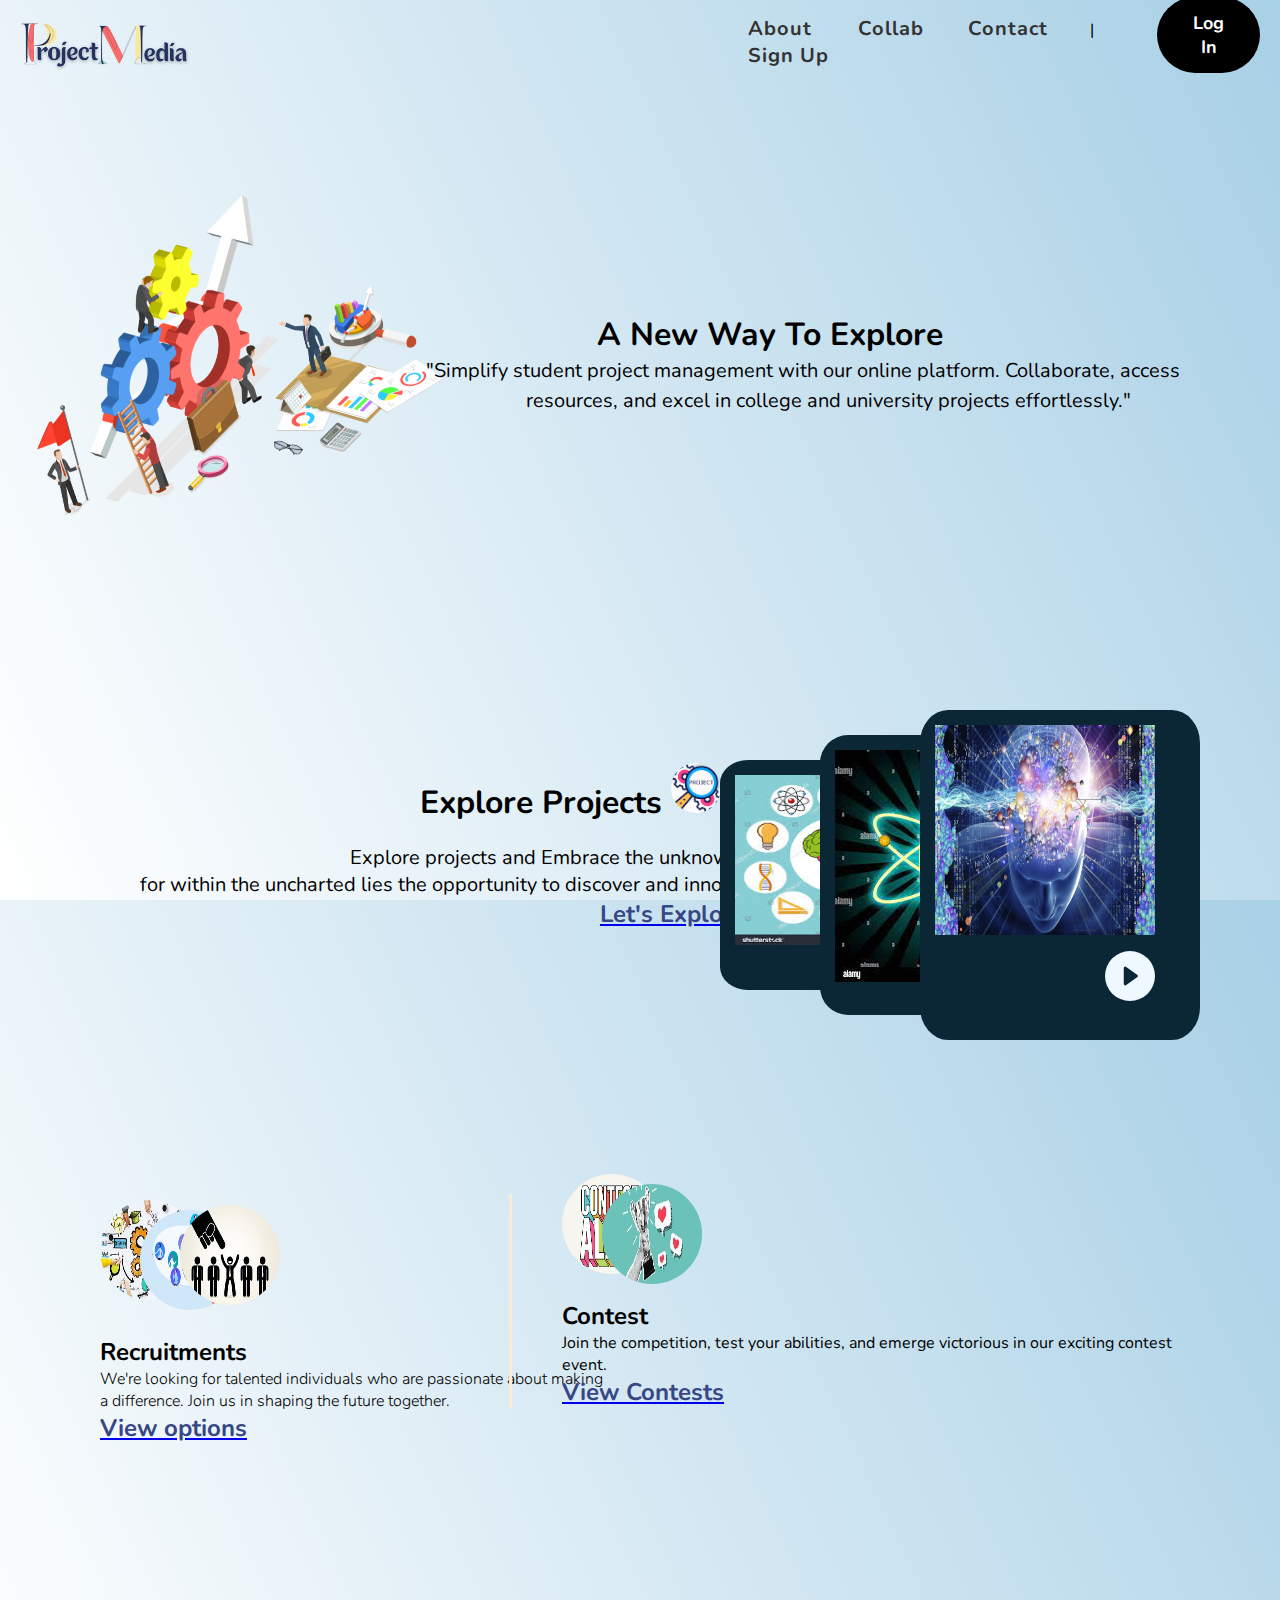
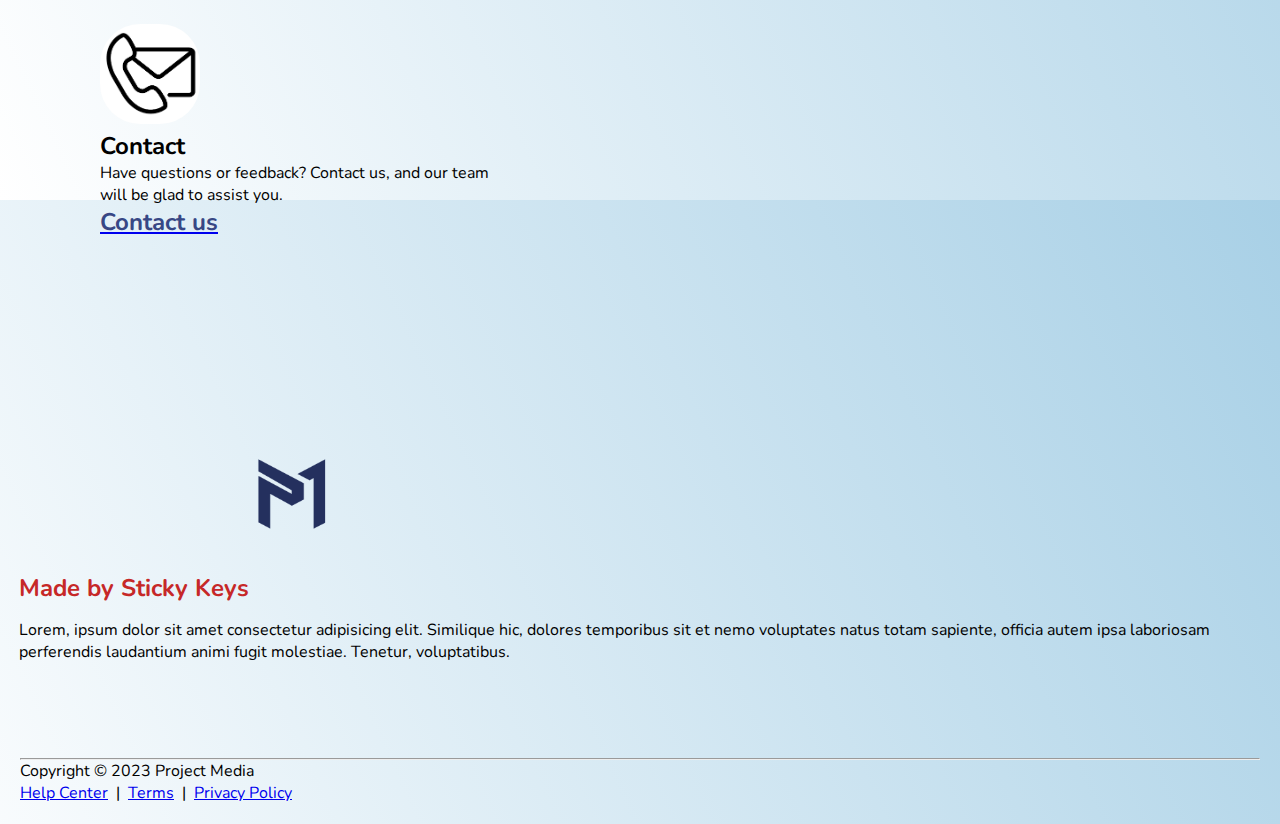
<file: index.html>
<!DOCTYPE html>
<html lang="en">
<head>
    <meta charset="UTF-8">
    <meta http-equiv="X-UA-Compatible" content="IE=edge">
    <meta name="viewport" content="width=device-width, initial-scale=1.0">
    <title>PROJECT MEDIA </title>
    <link href="style.css" rel="stylesheet">
    <link rel="preconnect" href="https://fonts.googleapis.com">
<link rel="preconnect" href="https://fonts.gstatic.com" crossorigin>
<link href="https://fonts.googleapis.com/css2?family=Montserrat:wght@300;400;900&family=Nunito&family=Ubuntu&display=swap" rel="stylesheet">
<link rel="stylesheet" href="https://stackpath.bootstrapcdn.com/bootstrap/4.1.1/css/bootstrap.min.css" integrity="sha384-WskhaSGFgHYWDcbwN70/dfYBj47jz9qbsMId/iRN3ewGhXQFZCSftd1LZCfmhktB"
    crossorigin="anonymous">
</head>
<body>
   
    <div class="main-container">
        <div class="topbar">
            <div class="prev-next-buttons">
               
            </div>
            <div class="navbar">
                <img src="logo.png"  class="logo"alt="logo">
                <ul>
                    <li>
                        <a href='#'>About</a>
                    </li>
                    <li>
                        <a href='collab.html'>Collab</a>
                    </li>
                    <li>
                        <a href='contact (2).html'>Contact</a>
                    </li>
                    <li class="divider">|</li>
                    <li>
                        <a href='signUp.php'>Sign Up</a>
                    </li>
                    <!-- <li>
                        <a href='login2.html'>Login</a>
                    </li> -->
                </ul>
                <button type="button" onclick="window.location.href='login.php'">Log In</button>
                
            </div>
        </div>
        <div class="main">
            <div class="tilted-image-container">
                <img src="project-background.png" alt="Tilted Image" class="tilted-image">
            </div>
            <div class="head">
                <h1>&nbsp;&nbsp;&nbsp; &nbsp;&nbsp;&nbsp;&nbsp;&nbsp;&nbsp;&nbsp;&nbsp; &nbsp;&nbsp;&nbsp;&nbsp;&nbsp;
                A New Way To Explore</h1>
                <p>"Simplify student project management with our online platform. Collaborate, access  <br> &nbsp; &nbsp;&nbsp;&nbsp;&nbsp;&nbsp;&nbsp;&nbsp;&nbsp;&nbsp;&nbsp;&nbsp; &nbsp;&nbsp;&nbsp;&nbsp;&nbsp;
                resources, and excel in college and university projects effortlessly."</p>
                
            </div> 
            <div class="project">
                <div>
                   <h1 style="margin-left:90px">Explore Projects
                       <img src="project_icon.jpeg" style="width:50px;height:50px; border-radius:50% ;">
                   </h1>
                  
                   <p style="font-size: 20px;">&nbsp;&nbsp;&nbsp; &nbsp;&nbsp;&nbsp;&nbsp;&nbsp;&nbsp;&nbsp;&nbsp;&nbsp; &nbsp;&nbsp;&nbsp;&nbsp;&nbsp;&nbsp;&nbsp;&nbsp;&nbsp; &nbsp;&nbsp;&nbsp;&nbsp;&nbsp;&nbsp;&nbsp;&nbsp;&nbsp; &nbsp;&nbsp;&nbsp;&nbsp;&nbsp;&nbsp;&nbsp;&nbsp;&nbsp; &nbsp;&nbsp;&nbsp;&nbsp;&nbsp;&nbsp;Explore projects and Embrace the unknown, <br>&nbsp;&nbsp;&nbsp; &nbsp;&nbsp;&nbsp;&nbsp;for within the uncharted lies the opportunity to discover and innovate.<br> </p>  
                   <!-- <a href="link or project page"><p class="link" style="color:#374785; font-size: 24px; font-weight: bold;">Let's Explore</p></a> -->
                   <span><a href="link or project page"><p style="color:#374785; font-size: 24px; font-weight: bold; margin-left:500px;">Let's Explore</p></a></span>
               </div>
                
                <div id="animation">
                   <div class="a1">
                       <img src="img2.jpeg" width="210px" height='170px'>
                   </div>
                   <div class="a2">
                       <img src="img1.jpeg" >
                   </div>
                   <div class="a3">
                       <img src="img3.jpeg"width="220px" height='210px'>
                       <svg style="margin:10px 170px; color:aliceblue;" xmlns="http://www.w3.org/2000/svg" width="50" height="50" fill="currentColor" class="bi bi-play-circle-fill" viewBox="0 0 16 16">
                           <path d="M16 8A8 8 0 1 1 0 8a8 8 0 0 1 16 0zM6.79 5.093A.5.5 0 0 0 6 5.5v5a.5.5 0 0 0 .79.407l3.5-2.5a.5.5 0 0 0 0-.814l-3.5-2.5z"/>
                         </svg>
                   </div>
                   
                 </div>
               </div>
        </div>
            

        
    <div>
     
        <div class="reccon">
            <div class="recruitment">
            <div id="recimg">
                <div ><img src="rec2.jpeg" class="rec1">
                </div>
                <div ><img src="rec1.png" class="rec2"></div>
                <div ><img src="rec3.jpeg" class="rec3"></div>
                
            </div>
            
            <div id='recinfo'>
                <h2>Recruitments</h2>
                <p>We're looking for talented individuals who are passionate about making <br> a difference. Join us in shaping the future together.</p>
                <a href="recruiters.html"><p class="link2" style="color:#374785; font-size: 24px; font-weight: bold;">View options</p></a>
            </div>
            </div>
    
            <div class="contest">
                <div class="conimg">
                    <div ><img src="con1.png" class="rec1"></div>
                    <div ><img src="con2.jpeg" class="rec2"></div>
                </div>
                <h2>Contest</h2>
                <p>Join the competition, test your abilities, and emerge  victorious in our exciting contest <br> event.</p>
                <a href="contest.html"><p class="link2" style="color:#374785; font-size: 24px; font-weight: bold">View Contests</p></a>
            </div>
            <div class="contact">
                <div ><img src="contact.png" style="border-radius: 40%;" height="100px" width="100px" style="translate: 10px -45px"></div>
                <h2 >Contact </h2>
                <p >Have questions or feedback? Contact us, and our team will be glad to assist you.</p>
                
                <a href="contact.html"><p class="link3" style="color:#374785; font-size: 24px; font-weight: bold; " >Contact us</p></a>
                
            </div>
            
        </div>
    </div>
        
   
    
    </div>
   <div class="container" style="position: relative; top: 1010px; left: -1px;">
        <div class="inner row">
            <div class="col-md-15 col-md-push-1">
                <div class="content text-center">
                    <div class="feature-icon-base no-badge" style="transform: scale(0.7);">
                        <div class="icon red love-icon">
                            <div class="circle">
                                    <div class="custom-icon">
                                        <img src="Initials Logo.png" alt="San Francisco" height="20%" width="20%" style="margin-top: -140px; border-radius: 10%; ">
                                    </div>
                            </div>
                        </div>
                    </div>
                    <h2 style="color: rgb(198, 40, 40); translate: 0 -30px;" >
                        <span>Made by Sticky Keys</span>
                    </h2>
                    <p style="translate:0 -15px"><span>Lorem, ipsum dolor sit amet consectetur adipisicing elit. Similique hic, dolores temporibus sit et nemo voluptates natus totam sapiente, officia autem ipsa laboriosam perferendis laudantium animi fugit molestiae. Tenetur, voluptatibus.

                    </span></p>
                    
                </div>
            </div>
               
           
        </div>
    </div>
    <footer class="site-footer" id="lc-footer" style="translate:0 1050px; padding: 20px;">
        <div class="container">
          <hr>
          <div class="row">
            <div class="col-sm-4 copyright">
              <span>Copyright © 2023 Project Media</span>
            </div>
            <div class="text-right col-sm-8 region-us">
              <div class="links">
                <a href="/support/">Help Center</a>
                &nbsp;|&nbsp;
                
                
                  
                <a href="/terms/">Terms</a>
                &nbsp;|&nbsp;
                <a href="/privacy/">Privacy<span class="hide-too-small">  Policy</span></a>
                <span class="region-base">
                    <span class="hidden-xs space">&nbsp; &nbsp; </span>
                    <br class="visible-xs newline">
                    
                </span>
              </div>
            </div>
          </div>
        </div>
      </footer>
    
</body>
<script src="https://code.jquery.com/jquery-3.3.1.slim.min.js" integrity="sha384-q8i/X+965DzO0rT7abK41JStQIAqVgRVzpbzo5smXKp4YfRvH+8abtTE1Pi6jizo"
      crossorigin="anonymous"></script>
    <script src="https://cdnjs.cloudflare.com/ajax/libs/popper.js/1.14.3/umd/popper.min.js" integrity="sha384-ZMP7rVo3mIykV+2+9J3UJ46jBk0WLaUAdn689aCwoqbBJiSnjAK/l8WvCWPIPm49"
      crossorigin="anonymous"></script>
    <script src="https://stackpath.bootstrapcdn.com/bootstrap/4.1.1/js/bootstrap.min.js" integrity="sha384-smHYKdLADwkXOn1EmN1qk/HfnUcbVRZyYmZ4qpPea6sjB/pTJ0euyQp0Mk8ck+5T"
      crossorigin="anonymous"></script>
      <script src="https://cdn.jsdelivr.net/npm/bootstrap@5.3.2/dist/js/bootstrap.bundle.min.js" integrity="sha384-C6RzsynM9kWDrMNeT87bh95OGNyZPhcTNXj1NW7RuBCsyN/o0jlpcV8Qyq46cDfL" crossorigin="anonymous"></script>
</html>
</file>
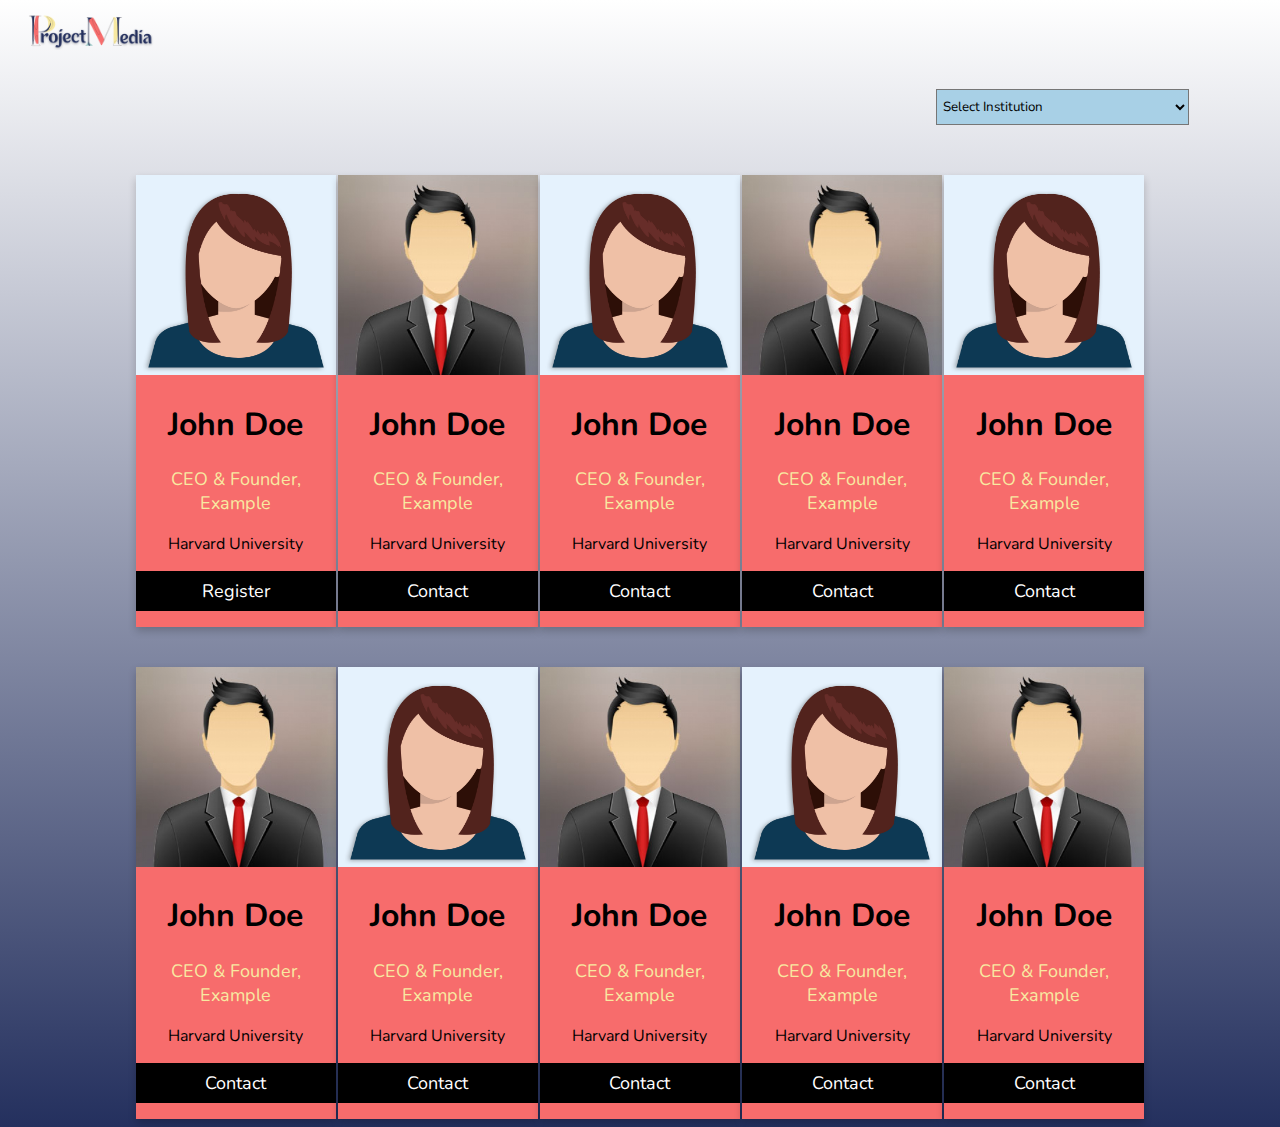
<file: collab.html>
<!DOCTYPE html>
<html lang="en">
<head>
    <meta charset="UTF-8">
    <meta name="viewport" content="width=device-width, initial-scale=1.0">
    <title>ProjectMedia</title>
  <link rel="preconnect" href="https://fonts.googleapis.com">
  <link rel="preconnect" href="https://fonts.gstatic.com" crossorigin>
  <link href="https://fonts.googleapis.com/css2?family=Montserrat:wght@300;400;900&family=Nunito&family=Ubuntu&display=swap" rel="stylesheet">
    <link  rel="stylesheet" href="styles.css" >
</head>
<body>
  <div class="header">
    <span >
        <img class="logo" src="logo.png" alt="logo">
    </span>
    <label for="university"></label>
    <select name="university" id="university">
      <option value="null">Select Institution</option>
      <option value="gla">GLA University</option>
      <option value="gl-bajaj">G.L. Bajaj</option>
    </select>
    </div>
      <section>
        <div class="container">
          <div class="photo-grid">
            <div class="card">
              <img src="w.png" alt="John" style="width:100%">
              <h1>John Doe</h1>
              <p class="title">CEO & Founder, Example</p>
              <p>Harvard University</p>
          
              <p><button><a href="form.html" target="blank">Register</a></button></p>
      </div>
            <div class="card">
                <img src="photo.jpg" alt="John" style="width:100%">
                <h1>John Doe</h1>
                <p class="title">CEO & Founder, Example</p>
                <p>Harvard University</p>
               
                <p><button>Contact</button></p>
              </div>
            <div class="card">
                <img src="w.png" alt="John" style="width:100%">
                <h1>John Doe</h1>
                <p class="title">CEO & Founder, Example</p>
                <p>Harvard University</p>
                
                <p><button>Contact</button></p>
        </div>
        <div class="card">
          <img src="photo.jpg" alt="John" style="width:100%">
          <h1>John Doe</h1>
          <p class="title">CEO & Founder, Example</p>
          <p>Harvard University</p>
          
          <p><button>Contact</button></p>
        </div>
        <div class="card">
          <img src="w.png" alt="John" style="width:100%">
          <h1>John Doe</h1>
          <p class="title">CEO & Founder, Example</p>
          <p>Harvard University</p>
         
          <p><button>Contact</button></p>
        </div>
        <div class="card">
          <img src="photo.jpg" alt="John" style="width:100%">
          <h1>John Doe</h1>
          <p class="title">CEO & Founder, Example</p>
          <p>Harvard University</p>
         
          <p><button>Contact</button></p>
        </div>
        <div class="card">
          <img src="w.png" alt="John" style="width:100%">
          <h1>John Doe</h1>
          <p class="title">CEO & Founder, Example</p>
          <p>Harvard University</p>
         
          <p><button>Contact</button></p>
        </div>
        <div class="card">
          <img src="photo.jpg" alt="John" style="width:100%">
          <h1>John Doe</h1>
          <p class="title">CEO & Founder, Example</p>
          <p>Harvard University</p>
          
          <p><button>Contact</button></p>
        </div>
        <div class="card">
          <img src="w.png" alt="John" style="width:100%">
          <h1>John Doe</h1>
          <p class="title">CEO & Founder, Example</p>
          <p>Harvard University</p>
          
          <p><button>Contact</button></p>
        </div>
        <div class="card">
          <img src="photo.jpg" alt="John" style="width:100%">
          <h1>John Doe</h1>
          <p class="title">CEO & Founder, Example</p>
          <p>Harvard University</p>
          
          <p><button>Contact</button></p>
        </div>

      </div>

        </div>
    </section>
</body>
</html>
</file>
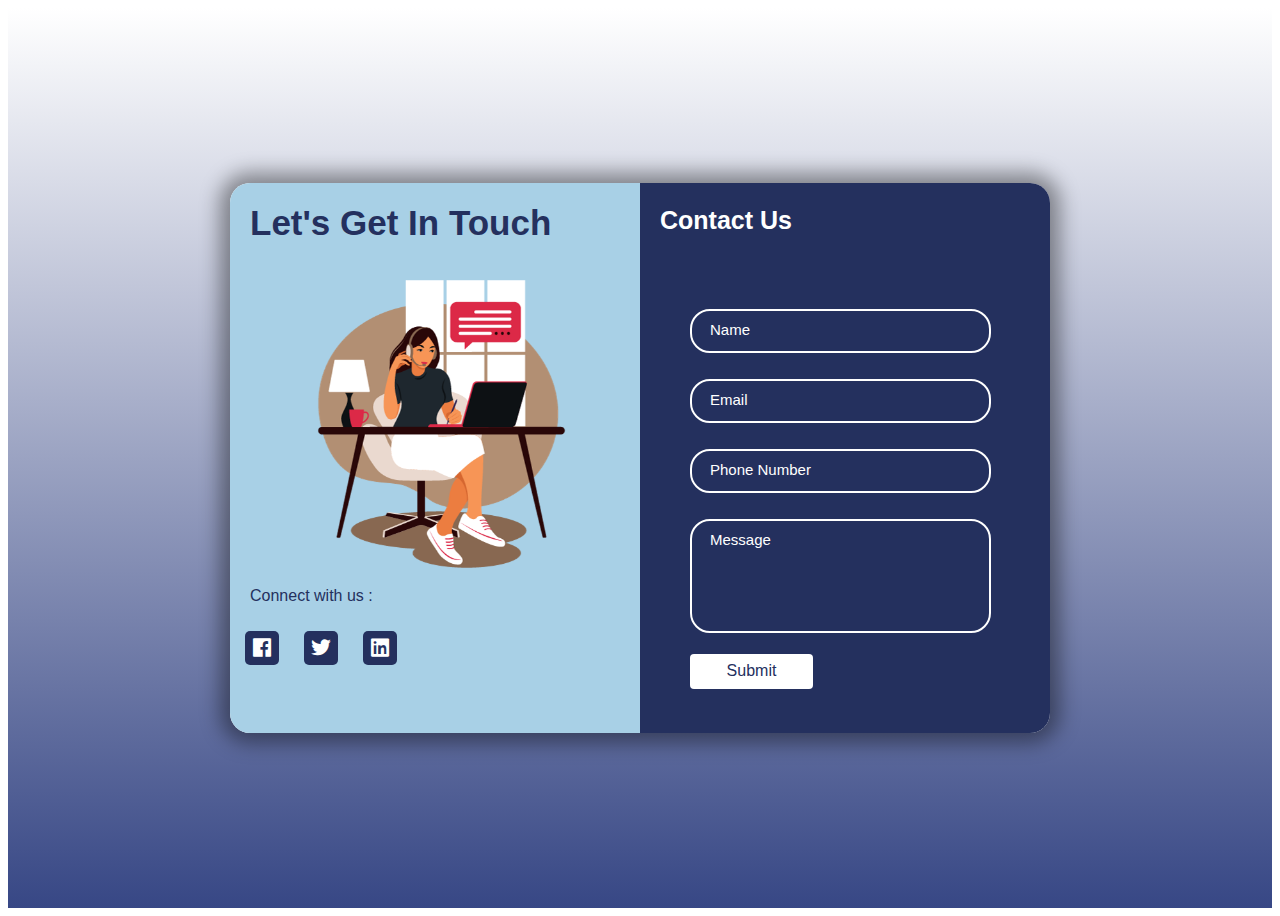
<file: contact (2).html>
<!DOCTYPE html>
<html lang="en">

<head>
    <meta charset="UTF-8">
    <meta name="viewport" content="width=device-width, initial-scale=1.0">
    <title>Contact</title>
    <link rel="stylesheet" href="contactstyle.css">
    <link href='https://unpkg.com/boxicons@2.1.4/css/boxicons.min.css' rel='stylesheet'>
</head>

<body>
    <div class="container">
        <div class="item">
            <div class="contact">
                <div class="first-text">Let's Get in Touch</div>
                <img src="contact 2.png" alt="" class="image">
                <div class="social-links">
                    <span class="second-text">Connect with us :</span>
                    <ul class="social-media">
                        <li>
                            <a href="#"><i class='bx bxl-facebook-square' ></i></a>
                        </li>
                        <li>
                            <a href="#"><i class='bx bxl-twitter' ></i></a>
                        </li>
                        <li>
                            <a href="#"><i class='bx bxl-linkedin-square' ></i></a>
                        </li>

                    </ul>
                </div>
            </div>
            <div class="submit-form">
                <h4 class="third-text text">Contact Us</h4>
                <form action="">
                    <div class="input-box">
                        <input type="text" class="input" required>
                        <label for="">Name</label>
                    </div>
                    <div class="input-box">
                        <input type="email" class="input" required>
                        <label for="">Email</label>
                    </div>
                    <div class="input-box">
                        <input type="tel" class="input" required>
                        <label for="">Phone Number</label>
                    </div>
                    <div class="input-box">
                        <textarea name="" id="message" required cols="30" rows="10" class="input"></textarea>
                        <label for="">Message</label>
                    </div>
                    <input type="submit" class="btn" value="Submit" >
                </form>
            </div>
        </div>
    </div>
</body>

</html>
</file>
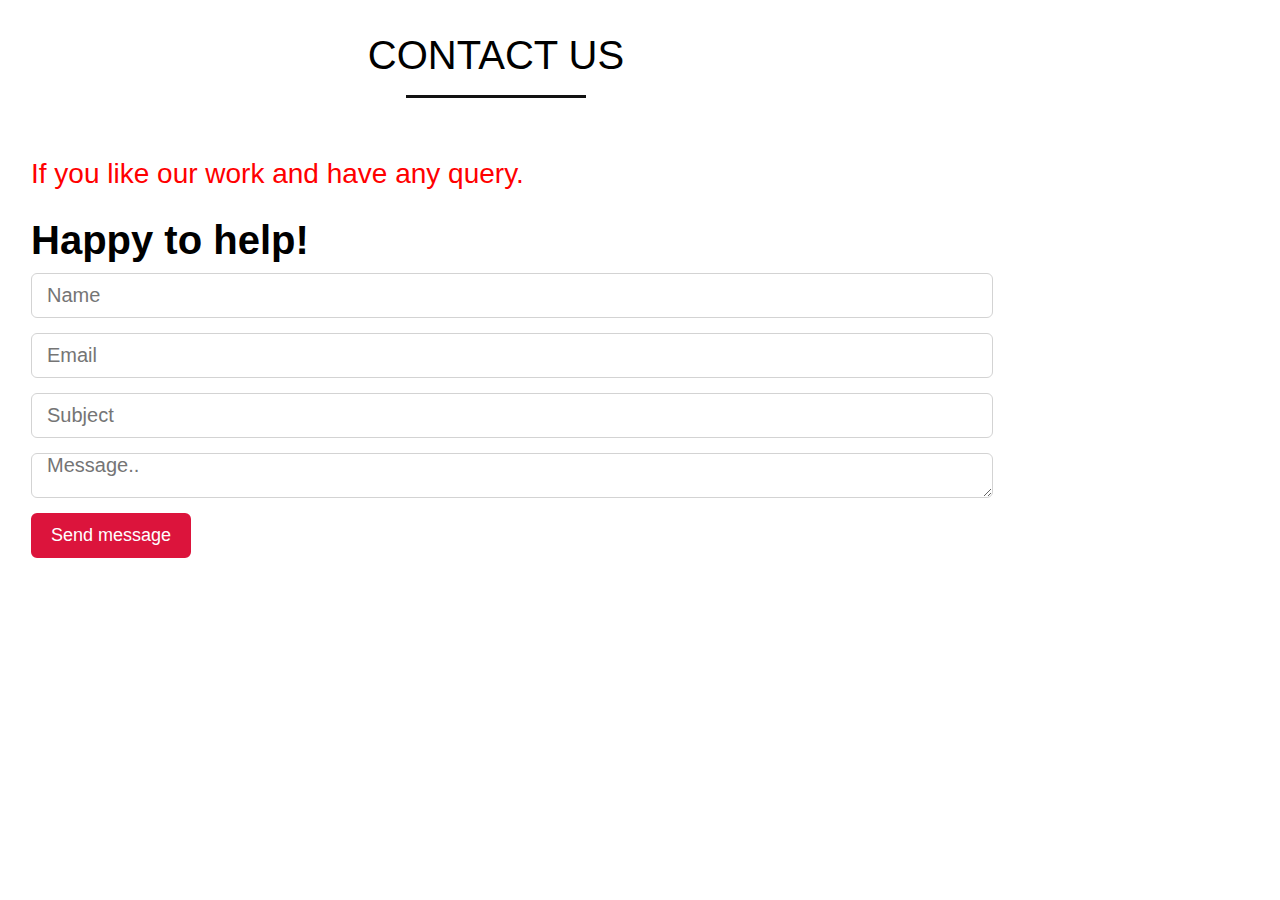
<file: contact.html>
<!DOCTYPE html>
<html lang="en">
<head>
    <meta charset="UTF-8">
    <meta name="viewport" content="width=device-width, initial-scale=1.0">
    <title>Document</title>
    <link href="contact.css" rel="stylesheet">
</head>
<body>
<section class="contact" id="contact">
    <div class="max-width">
        <h2 class="title">CONTACT US </h2>
        <div class="contact-content">
            <div class="column left">
                <p>If you like our work and have any query.</p>
            <div class="column right">
                <div class="text">Happy to help!</div>
                <form action="#">
                    <div class="fields">
                        <div class="field name">
                            <input type="text" placeholder="Name" required>
                        </div>
                        <div class="field email">
                            <input type="email" placeholder="Email" required>
                        </div>
                    </div>
                    <div class="field">
                        <input type="text" placeholder="Subject" required>
                    </div>
                    <div class="field textarea">
                        <textarea cols="30" rows="10" placeholder="Message.." required></textarea>
                    </div>
                    <div class="button-area">
                        <button type="submit">Send message</button>
                    </div>
                </form>
            </div>
        </div>
    </div>
</section>
</body>
</html>
</file>
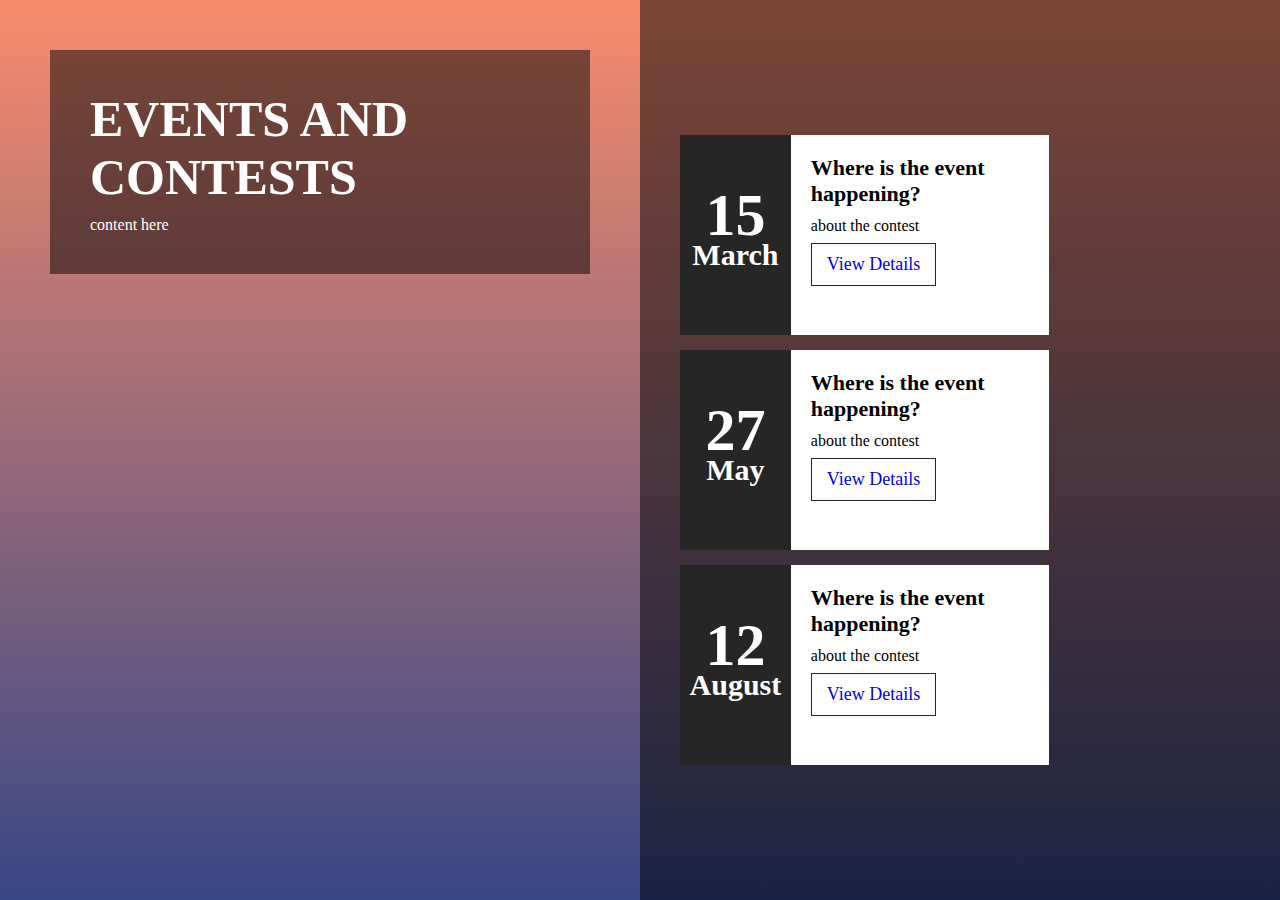
<file: contest.html>
<!DOCTYPE html>
<html lang="en">
<head>
	<title>contest</title>
	<link href="contest.css" rel="stylesheet">
</head>
<body>
	<section>
		<div class="leftBox">
			<div class="content">
				<h1>
					Events and contests
				</h1>
				<p>
					content here 
				</p>
			</div>
		</div>
		<div class="events">
			<ul>
				<li>
					<div class="time">
						<h2>
							15 <br><span>March</span>
						</h2>
					</div>
					<div class="details">
						<h3>
							Where is the event happening?
						</h3>
						<p>
							about the contest 
						</p>
						<a href="#">View Details</a>
					</div>
					<div style="clear: both;"></div>
				</li>
				<li>
					<div class="time">
						<h2>
							27 <br><span>May</span>
						</h2>
					</div>
					<div class="details">
						<h3>
							Where is the event happening?
						</h3>
						<p>
							about the contest 
						</p>
						<a href="#">View Details</a>
					</div>
					<div style="clear:both;"></div>
				</li>
				<li>
					<div class="time">
						<h2>
							12 <br><span>August</span>
						</h2>
					</div>
					<div class="details">
						<h3>
							Where is the event happening?
						</h3>
						<p>
							about the contest 
						</p>
						<a href="#">View Details</a>
					</div>
					<div style="clear:both;"></div>
				</li>
			</ul>
		</div>
	</section>
</body>
</html>
</file>
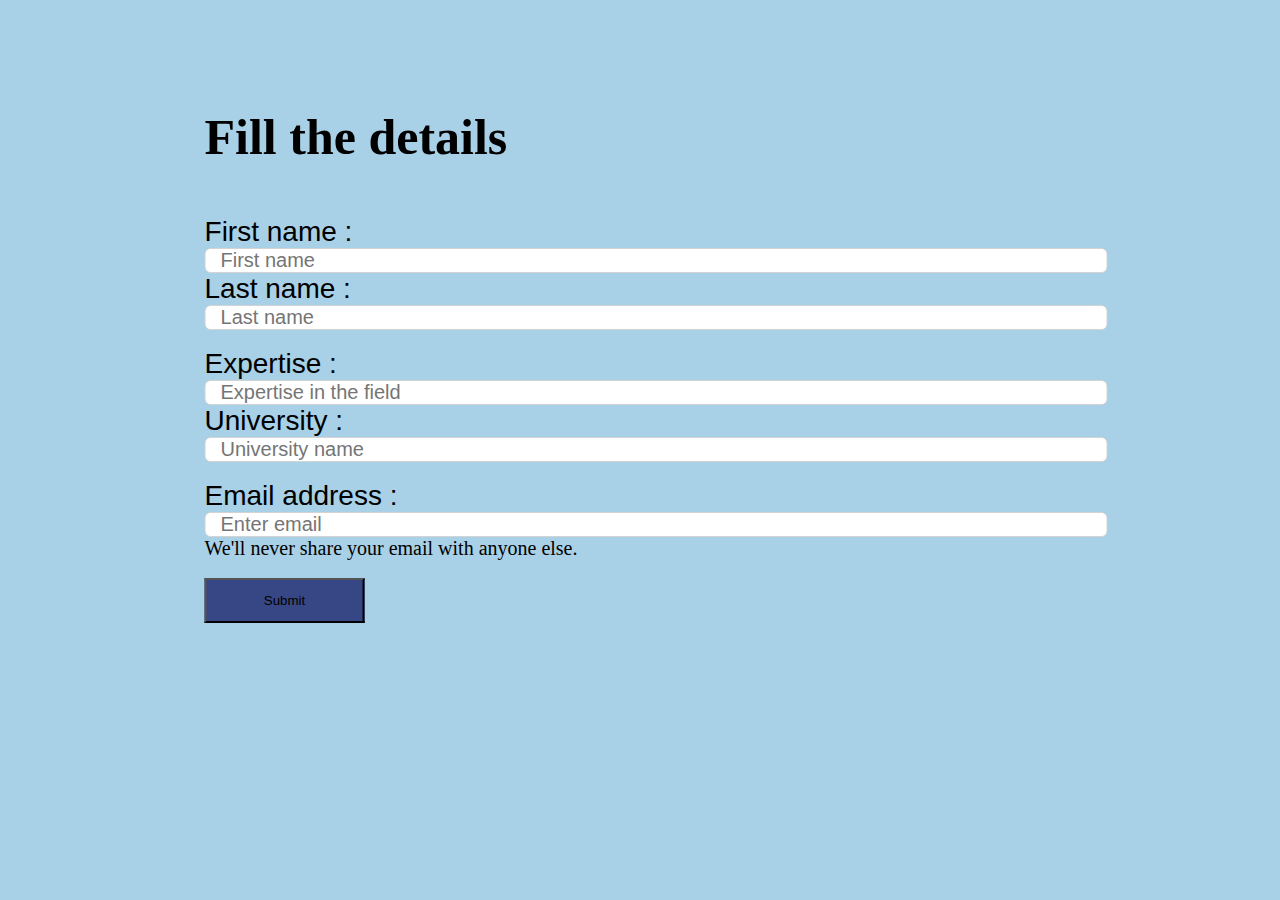
<file: form.html>
<!DOCTYPE html>
<html lang="en">
<head>
    <meta charset="UTF-8">
    <meta name="viewport" content="width=device-width, initial-scale=1.0">
    <meta http-equiv="X-UA-Compatible" content="ie=edge">
    <link rel="stylesheet" href="https://stackpath.bootstrapcdn.com/bootstrap/4.1.1/css/bootstrap.min.css" integrity="sha384-WskhaSGFgHYWDcbwN70/dfYBj47jz9qbsMId/iRN3ewGhXQFZCSftd1LZCfmhktB"
        crossorigin="anonymous">
        <link href="form.css" rel="stylesheet">
    <title>Fill up the form</title>
</head>
<body>
    <form>
        <h3>Fill the details</h3>
        <div class="row">
          <div class="col">
            <label>First name :</label>
            <input type="text" class="form-control" placeholder="First name">
          </div>
          <div class="col">
            <label>Last name :</label>
            <input type="text" class="form-control" placeholder="Last name">
          </div>
        </div>
        <br>
        <div class="row">
            <div class="col">
              <label>Expertise :</label>
              <input type="text" class="form-control" placeholder="Expertise in the field">
            </div>
            <div class="col">
              <label>University :</label>
              <input type="text" class="form-control" placeholder="University name">
            </div>
          </div>
        <br>
        <div class="form-group">
            <label for="exampleInputEmail1">Email address :</label>
            <input type="email" class="form-control" id="exampleInputEmail1" aria-describedby="emailHelp" placeholder="Enter email">
            <small id="emailHelp" class="form-text text-muted">We'll never share your email with anyone else.</small>
          </div>
         
          
          <br>
          <button type="submit" id="btn" class="btn btn-primary" onclick="alert('Submitted')">Submit</button>
      </form>

        
    
</body>
</html>
</file>
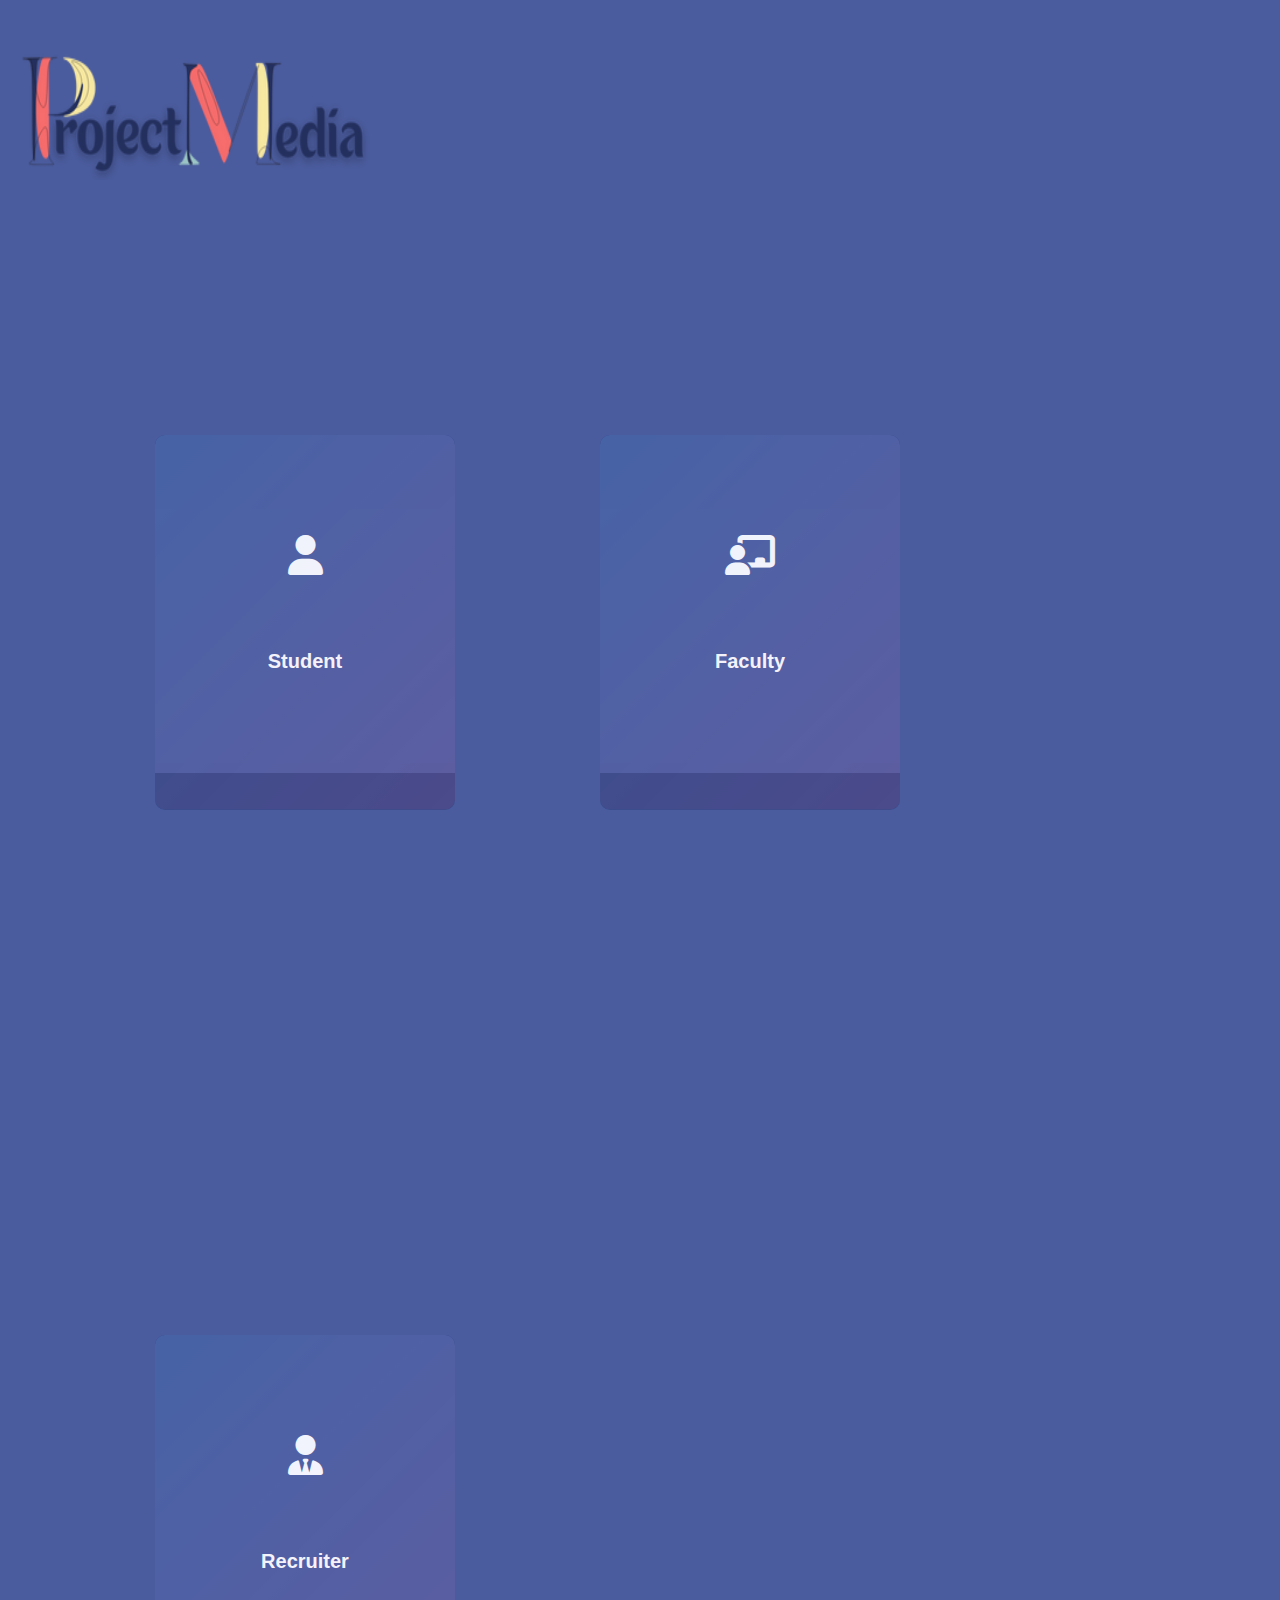
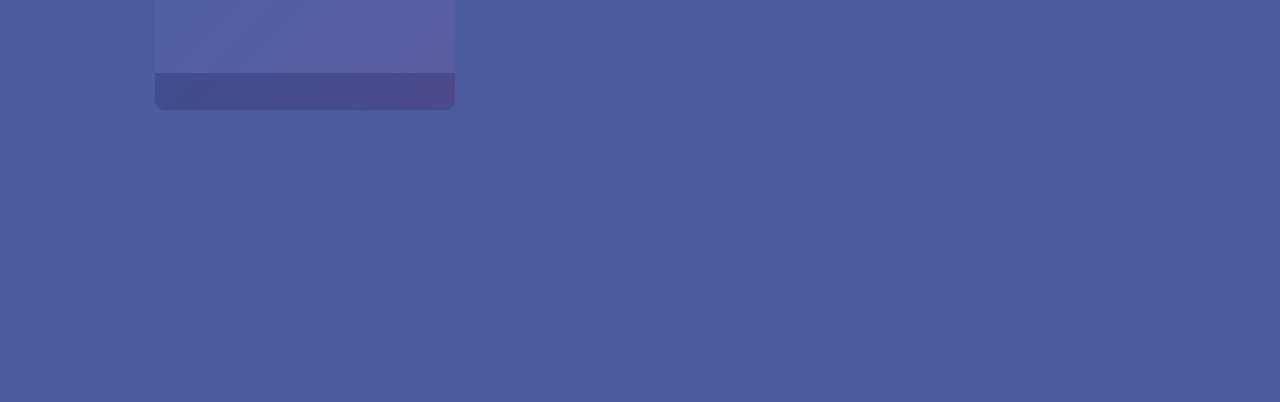
<file: login2.html>
<!DOCTYPE html>
<html lang="en">

<head>
    <meta charset="UTF-8">
    <meta name="viewport" content="width=device-width, initial-scale=1.0">
    <title>Index</title>
    <link rel="stylesheet" href="https://cdnjs.cloudflare.com/ajax/libs/font-awesome/6.1.1/css/all.min.css" />
    <!-- Google Fonts -->
    <link href="https://fonts.googleapis.com/css2?family=Poppins:wght@400;600&display=swap" rel="stylesheet" />
    <!-- Stylesheet -->
    <link rel="stylesheet" href="login2.css" />
</head>

<body>
    <!-- <section>
        <nav class="navbar ">
            <a class="navbar-brand" href="#">
                <img src="logo.png" width="200" height="150" alt="">
            </a>
        </nav>
    </section> -->

    <section> 
        <img src="logo.png" width="350" height="150">
        <div class="row">
            <!-- Student login -->

            <a href="login.html" class="column">
                <div class="card">
                    <div class="card-body">
                        <i class="fa-solid fa-user fa-4x"></i>
                        <h1 class="card-text">Student</h1>
                    </div>
                </div>
            </a>
            <!-- Faculty login -->

            <a href="login.html" class="column">
                <div class="card">
                    <div class="card-body">
                        <i class="fa-solid fa-chalkboard-user fa-4x"></i>
                        <h1>Faculty</h1>
                    </div>
                </div>
            </a>

            <!-- Recruiter Login -->

            <a href="login.html" class="column">
                <div class="card">
                    <div class="card-body">
                        <i class="fa-solid fa-user-tie fa-4x"></i>
                        <h1> Recruiter</h1>
                    </div>
                </div>
            </a>

        </div>
    </section>
</body>

</html>
</file>
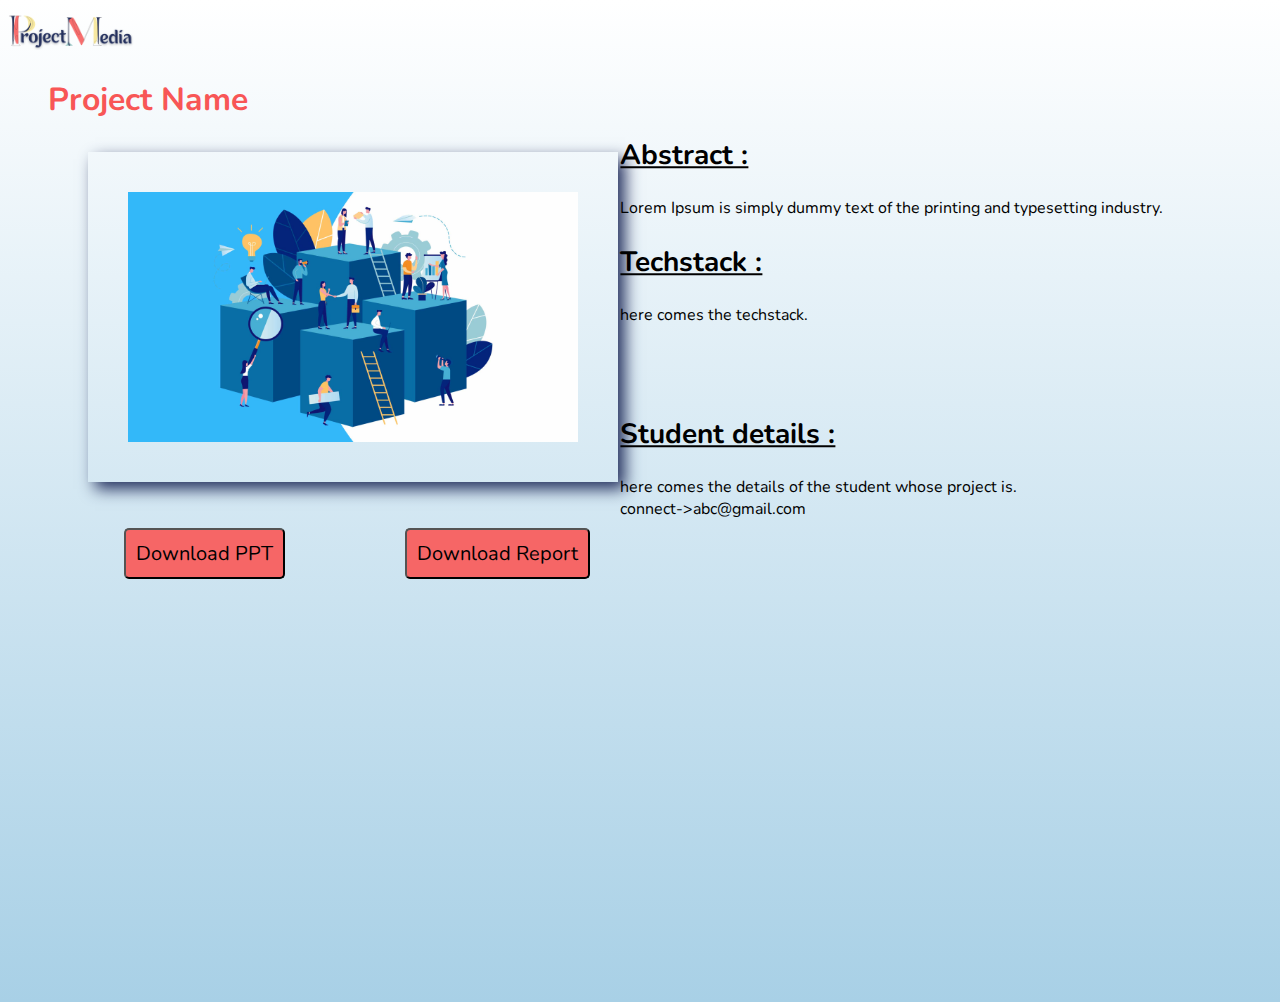
<file: project.html>
<!DOCTYPE html>
<html lang="en">
<head>
    <meta charset="UTF-8">
    <meta name="viewport" content="width=device-width, initial-scale=1.0">
    <title>Projects</title>
    <link rel="preconnect" href="https://fonts.googleapis.com">
<link rel="preconnect" href="https://fonts.gstatic.com" crossorigin>
<link href="https://fonts.googleapis.com/css2?family=Montserrat:wght@300;400;900&family=Nunito&family=Ubuntu&display=swap" rel="stylesheet">
<link rel="stylesheet" href="project-style.css">
</head>
<body>
    <div>
        <img src="logoss.png" alt="logos">
    </div>
    <div>
        <h1>Project Name</h1>
    </div>
    <section class="project">
        <img src="project.jpg" alt="projectimage">
    </section>
    <section>
        <button type="button" class="btn" onclick="alert('Downloaded')">Download PPT</button>
        <button type="button" class="btn" onclick="alert('Downloaded')">Download Report</button>
    </section>
    <section class="content">
        <h2><u>Abstract :</u></h2></h2>
        <p>Lorem Ipsum is simply dummy text of the printing and typesetting industry.
            </p>
        <h2><u>Techstack :</u></h2>
        <p>here comes the techstack.<br>
        <br><br><br>
    </p>
        <h2><u>Student details :</u></h2>
        <p>here comes the details of the student whose project is.<br>
            connect->abc@gmail.com
        </p>
        

    </section>

</body>
</html>
</file>
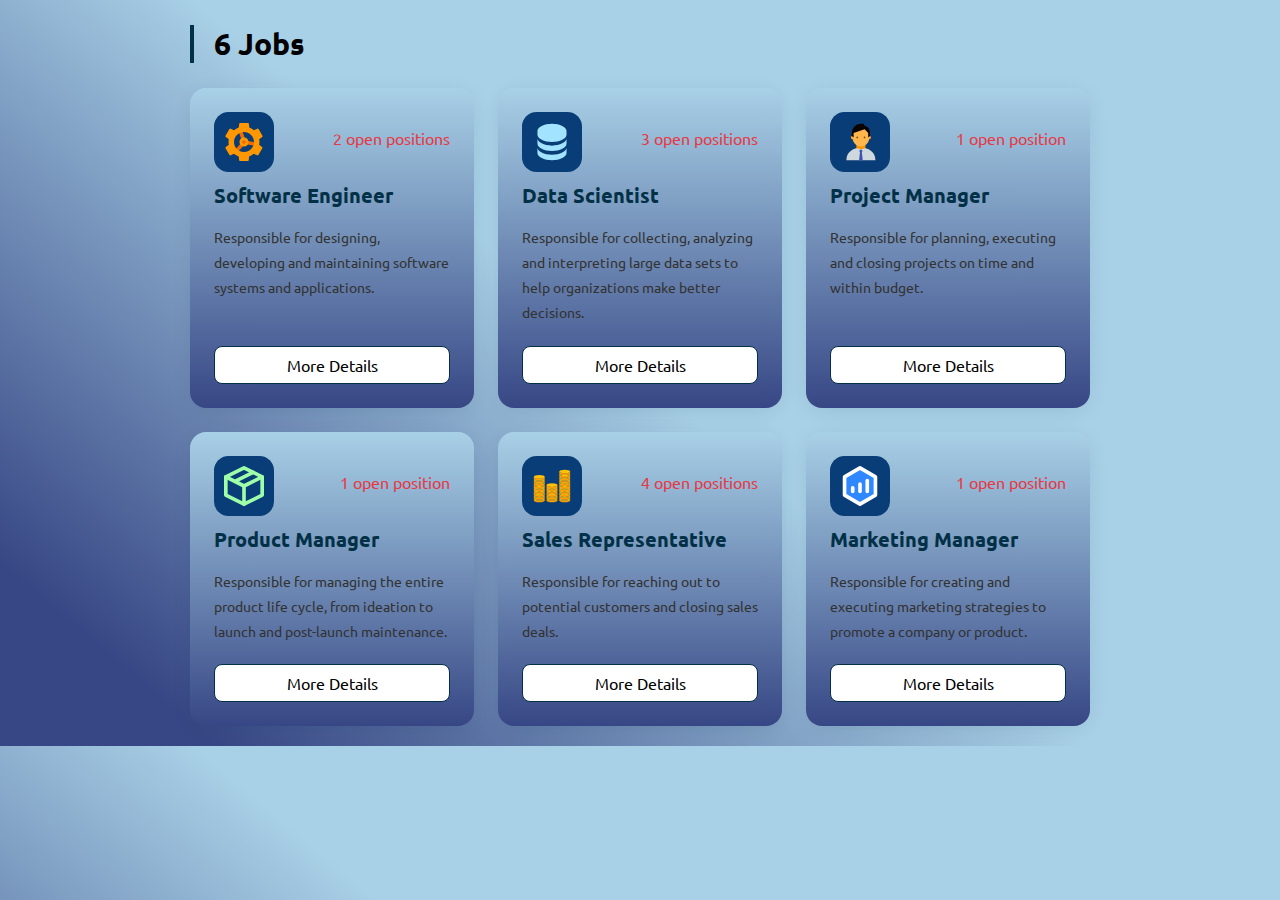
<file: recruiters.html>
<!DOCTYPE html>
<html lang="en">

<head>
    <meta charset="UTF-8">
    <meta name="viewport" content="width=device-width, initial-scale=1.0">
    <title>Recruiters' Page</title>
    <link rel="preconnect" href="https://fonts.googleapis.com">
    <link rel="preconnect" href="https://fonts.gstatic.com" crossorigin>
    <link href="https://fonts.googleapis.com/css2?family=Montserrat:wght@300;400;900&family=Nunito&family=Ubuntu&display=swap" rel="stylesheet">
    <link rel="stylesheet" href="recruiterstyle.css">
</head>

<body>
    <div class="jobs-list-container">
        <h2>Recruitment Listings</h2>
        <div class="jobs">
            <div class="job">
                <img src="software-engineer.svg" alt="">
                <h3 class="job-title">Software Engineer</h3>
                <div class="details">
                    Responsible for designing, developing and maintaining software systems andd applications.
                </div>
                <a href="#" class="details-btn">More Details</a>
                <span class="open-positions">_ Open Positions</span>
            </div>

            <div class="job">
                <img src="data-scientist.svg" alt="">
                <h3 class="job-title">Data Scientist</h3>
                <div class="details">
                    Harness data insights to drive informed decisions. Analyze complex datasets and develop predictive models for actionable solutions. </div>
                <a href="#" class="details-btn">More Details</a>
                <span class="open-positions">_ Open Positions</span>
            </div>


            <div class="job">
                <img src="project-manager .svg" alt="">
                <h3 class="job-title">Project Manager</h3>
                <div class="details">
                    Responsible for planning, executing and closing projects on time and within budget.
                </div>
                <a href="#" class="details-btn">More Details</a>
                <span class="open-positions">_ Open Positions</span>
            </div>


            <div class="job">
                <img src="product-manager .svg" alt="">
                <h3 class="job-title">Product Manager</h3>
                <div class="details">
                    Responsible for managing the entire product life cycle from ideation to launch and post-launch maintenance.
                </div>
                <a href="#" class="details-btn">More Details</a>
                <span class="open-positions">_ Open Positions</span>
            </div>


            <div class="job">
                <img src="sales-representative.svg" alt="">
                <h3 class="job-title">Sales Representative</h3>
                <div class="details">
                    Responsible for reaching out to potential customers and cloasing sales deals.
                </div>
                <a href="#" class="details-btn">More Details</a>
                <span class="open-positions">_ Open Positions</span>
            </div>


            <div class="job">
                <img src="marketing-manager.svg" alt="">
                <h3 class="job-title">Marketing Manager</h3>
                <div class="details">
                    Responsible for creating and executing marketing strategies to promote a company or product.
                </div>
                <a href="#" class="details-btn">More Details</a>
                <span class="open-positions">_ Open Positions</span>
            </div>
        </div>
    </div>
    <script src="recruitment.js">
    </script>
</body>

</html>
</file>
<file: style.css>
*{
    margin: 0;
    padding: 0;
    font-family: 'Nunito', sans-serif;
    
    
 }

 html{
    width: 100%;
    height: 100%;
    margin: 0px;
    padding: 0px;
    overflow-x: hidden;
 }
.topbar{
    display: flex;
        justify-content:  space-between;
        /* background-color: grey; */
        padding: 10px 20px;
        
    }
    
    .topbar .navbar{
        display:flex;
        align-items: center;
    }
    .topbar .navbar ul{
        list-style: none;
    }
    .topbar .navbar ul li{
        display: inline-block;
        margin: 0px 8px;
        width: 90px;
        
    }
    .topbar .navbar ul li a{
        color:#333;
        text-decoration: none;
        font-weight: bold;
        font-size: 20px;
        letter-spacing: 1px;
    }
    .topbar .navbar ul li a:hover,
    .topbar .navbar ul li a:active,
    .topbar .navbar ul li a:focus{
        color: #333333;
        font-size: 15px;   
    }
    .topbar .navbar ul li.divider{
        color: black;
        font-size: 16px;
        margin: 0px 20px;
        width:auto;
    }
    .topbar .navbar button{
        background-color: black;
        color:#ffffff;
        font-size: 18px;
        font-weight: bold;
        padding: 14px 30px;
        border: 0px;
        border-radius: 40px;
        cursor: pointer;
        margin-left: 20px;
        margin-top: -13px;
    }
    .topbar .navbar button:hover,
    .topbar .navbar button:active,
    .topbar .navbar button:focus{
        background-color:#A8D0E6;
        color: black;
    }
    
    body {
        margin: 0;
        padding: 0;
        height: 100vh;
        /* background-image: linear-gradient(to right, rgba(255,0,0,0), rgba(255,0,0,1)); */
        background: linear-gradient(-115deg, #A8D0E6 , #ffff )

        /* background: linear-gradient(to bottom right,  transparent 50%, #A8D0E6 50%); */
    }

    /* Add your content styles below */
    .content {
        padding: 20px;
    }
    .logo {
        width: 170px;
        height: auto; 
        margin-right:550px; 
    }
    
    .tilted-image-container {
        width:38%; 
        height: 50%; 
        overflow: hidden; 
        transform: rotate(-15deg); 
        border-radius: 8%;
        position: absolute;
        translate: 0px 120px;
       
        
       
    }
    .head{
        float: right;
        position: relative;
        top:230px;
        
        right: 100px;
    }
    .head p{
        align-content: center;
        line-height: 30px;top: 30px;

        font-size: 20px;
    }
    
    .tilted-image {
        width: 100%; 
        height: auto; 
        flex: 1;
    padding-right: 20px;
   }
   .project{
    position: relative;
    top: 600px;
    padding: 100px ;
    
    
   }
   .project h1{
    
    position: relative;
    bottom: 20px;
    left: 230px;
   }
  
  
   
   #animation{
    position: relative;
    float: right;
    right: 180px;
    bottom:170px;
    
}
.a1{
    border-radius: 10%;
    width: 250px;
    height: 200px;
    background: #0b2634;
    animation: anim 3s infinite alternate-reverse;
    
    padding:15px ;
}   
.a2{
    background:#0b2634;
    width: 250px;
    height: 250px;
    position: absolute;
    top: -25px;
    border-radius: 10%;
    padding:15px ;
    left: 100px;
    animation: anim 3.5s infinite alternate-reverse;
}
.a3{
    background:#0b2634;
    width: 250px;
    height: 300px;
    position: absolute;
    top: -50px;
    padding:15px ;
    
    left: 200px;
    border-radius: 10%;
    animation: anim 3.7s infinite alternate-reverse;
}

@keyframes anim{
    0%{
        transform:0%;
    }
    50%{
        transform: translateY(30px)

    }
    100%{
        transform: translatey(30px);
    }
}  
.reccon{
    position: relative;
    top:700px;
    padding: 100px;
}


#recinfo{

    font-weight: 300;
}
#recimg{
  position: relative;
  bottom: 30px;
}
   
   .contest{
        border-left: 3px solid antiquewhite;
        padding-left:50px ;
        float: right;
        position: relative;
        right: 8px;
        bottom: 250px;
    }
    .conimg{
        position: relative;
       bottom: 20px;
    }
    
   .contact{
    
    position: relative;
    top: 180px;
   }
   
 
  .rec1{
    height: 100px;
    width: 100px;
    border-radius: 50%;
    
  }
  .rec2{
    height: 100px;
    width: 100px;
    position: absolute;
    left: 40px;
    top: 10px;
    border-radius: 50%;
  }
  .rec3{
    height: 100px;
    width: 100px;
    position: absolute;
    left: 80px;
    top: 5px;
    border-radius: 50%;
  }
</file>
<file: styles.css>
*{
  font-family: 'Nunito', sans-serif;
}
body{
    background-size: cover;
    background-color: transparent;
    background-image: linear-gradient(white,#24305E);
}
.header{
  display: inline-block;
}
.logo{
  width: 10%;
}
select{
  padding: 7px 10px 7px 2px;
  background-color: #A8D0E6;
  width: 20%;
  margin-bottom: 50px;
  margin-top: 33px;
  margin-left: 58rem;
}

.logo{
  width: 10%;
  margin-left: 20px;
}


 .collaborate{
   margin-bottom: 33px;
 }

  .card {
    max-width: 200px;
    margin: auto;
    font-family: Nunito, sans-serif;
    background-color:#F76C6C ;
    box-shadow: 0 4px 8px rgba(0, 0, 0, 0.2);
    text-align: center;
}
  
  .title {
    color:#f8e9a1;
    font-size: 18px;
  }
 
  
  button {
    border: none;
    outline: 0;
    display: inline-block;
    padding: 8px;
    color: white;
    background-color: #000;
    text-align: center;
    cursor: pointer;
    width: 100%;
    font-size: 18px;
  }

  
  a {
    text-decoration: none;
    font-size: 18px;
    color:white;
  }
  
  button:hover, a:hover {
    opacity: 0.7;

  }
  .card img {
    height:200px;
    width:200px;
  }
  .container { 
    width: 80%;
   
    margin: 0 auto;
     /* padding: 20px;
   */
    height: auto;
  } 
  
  .photo-grid {
    display: grid;
    grid-template-columns: repeat(5, 1fr); 
    grid-row-gap: 40px; 
  }
</file>
<file: contactstyle.css>
* {
    padding: 0%;
    font-family: 'Montserrat', sans-serif;
    font-family: 'Nunito', sans-serif;
    font-family: 'Ubuntu', sans-serif;
}

body {
    display: flex;
    justify-content: center;
    align-items: center;
    min-height: 100vh;
}

.container {
    position: relative;
    width: 100%;
    height: 100vh;
    background-image: linear-gradient(white,#374785);
    display: flex;
    justify-content: center;
    align-items: center;
}

.item {
    width: 100%;
    height: 550px;
    max-width: 820px;
    background: #fff;
    border-radius: 20px;
    box-shadow: 0 0 20px 10px rgba(0, 0, 0, 0.4);
    overflow: hidden;
    grid-template-columns: repeat(2, 1fr);
    display: grid;
    z-index: 1000;
}

.contact {
    background: #A8d0e6;
}

.submit-form {
    background: #24305E;
}

.first-text {
    color: #fff;
    padding-left: 20px;
    padding-top: 20px;
    font-size: 35px;
    color: #24305E;
    font-weight: 600;
    text-transform: capitalize;
}

.image {
    height: 320px;
    width: 320px;
    margin-top: 20px;
    margin-left: 50px;
}

.social-media {
    display: flex;
    list-style: none;
}

ul li {
    padding-left: 15px;
    font-size: 24px;
    margin-top: 10px;
}

i {
    background-color: #24305E;
    padding: 5px;
    margin-right: 10px;
    border-radius: 5px;
    transition: .3s;
    color: #fff;
}

.social-media i:hover {
    background: #fff;
    color: #24305E;
}

.social-media a {
    text-decoration: none;
}

.second-text {
    font-weight: 500;
    color: #24305E;
    padding-left: 20px;
    top: 80px;
}

.third-text {
    font-size: 25px;
    position: relative;
    top: -10px;
    left: 20px;
    /* padding-top: -10px; */
    color: #fff;
}

form {
    padding: 0 50px;
    height: 100%;
    width: 100%;
    overflow: hidden;
}

.input-box {
    height: 40px;
    width: 70%;
    margin: 30px 0;
    position: relative;
}

.input {
    width: 100%;
    height: 100%;
    background: transparent;
    border: 2px solid #fff;
    border-radius: 20px;
    outline: none;
    padding-left: 10px;
    color: #fff;
    font-size: 16px;
}

.input-box label {
    position: absolute;
    top: 50%;
    left: 10px;
    padding-left: 10px;
    transform: translateY(-50%);
    font-size: 15px;
    font-weight: 500;
    color: #fff;
    transform: .3s;
}

.input-box .input:focus~label,
.input-box .input:valid~label {
    top: -1px;
    left: 10px;
    background: #24305E;
    font-weight: 500;
    font-size: 12px;
    padding: 5px;
}

textarea.input {
    resize: none;
    min-height: 100px;
    overflow: auto;
    padding-top: 10px;
}

.btn {
    position: relative;
    top: 65px;
    background: #fff;
    outline: none;
    border: none;
    border-radius: 4px;
    height: 35px;
    width: 30%;
    font-size: 16px;
    color: #24305E;
    cursor: pointer;
    font-weight: 500;
}

@media (max-width:850px) {
    .item {
        grid-template-columns: 1fr;
    }
    .contact {
        display: none;
    }
    .text {
        font-size: 40px;
        text-align: center;
    }
    .btn {
        width: 25%;
        height: 40px;
        font-size: 12px;
    }
}

@media (max-width:480) {
    .item {
        grid-template-columns: 1fr;
    }
    .contact {
        display: none;
    }
    .text {
        font-size: 40px;
        text-align: center;
    }
    .btn {
        width: 20%;
        height: 40px;
        font-size: 12px;
    }
}
</file>
<file: contact.css>
.contact .row {
    display: flex;
    height: 65px;
    align-items: center;
    justify-content:space-between ;
}

 .about, .services, .skills, .teams, .contact, footer 
{
    font-family: 'Poppins', sans-serif;
} 
.max-width
 {
    padding: 0 23px;
    max-width: 930px;
}

section {
    display: block;
}
section .title {
    position: relative;
    text-align: center;
    font-size: 40px;
    font-weight: 500;
    margin-bottom: 60px;
    padding-bottom: 20px;
    font-family: 'Ubuntu', sans-serif;
} 
 h2 {
    display: block;
    font-size: 1.5em;
    margin-block-start: 0.83em;
    margin-block-end: 0.83em;
    margin-inline-start: 0px;
    margin-inline-end: 0px;
    font-weight: bold;
    
} 
section .title::after {
    position: absolute;
    bottom: -8px;
    left: 50%;
    font-size: 20px;
    color: crimson;
    padding: 0 5px;
    background: #fff;
    transform: translateX(-50%);
}
section .title::before {
    content: "";
    position: absolute;
    bottom: 0px;
    left: 50%;
    width: 180px;
    height: 3px;
    background: #111;
    transform: translateX(-50%);
}
p {
    color:red;
    font-size:28px ;
    display: block;
    margin-block-start: 1em;
    margin-block-end: 1em;
    margin-inline-start: 0px;
    margin-inline-end: 0px;
}

.column {
    width: 100%;
    margin-bottom: 35px;
}
.text {
    font-size: 40px;
    font-weight: 600;
    margin-bottom: 10px;
} 
form{
    display: block;
}
.field{
    flex-direction: column;
    display:flex;
    height: 45px;
    width: 100%;
    margin-bottom: 15px;
}
input, .contact .right form .textarea textarea {
    height: 100%;
    width: 100%;
    border: 1px solid lightgray;
    border-radius: 6px;
    outline: none;
    padding: 0 15px;
    font-size: 20px;
    font-family: 'Poppins', sans-serif;
    transition: all 0.3s ease;
    color: blue;
}

button {
    color: #fff;
    display: block;
    width: 160px!important;
    height: 45px;
    outline: none;
    font-size: 18px;
    font-weight: 500;
    border-radius: 6px;
    cursor: pointer;
    flex-wrap: nowrap;
    background: crimson;
    border: 2px solid crimson;
    transition: all 0.3s ease;
}
</file>
<file: contest.css>
/* Styling the body */
body {
    margin: 0;
    padding: 0;
}
/* Styling section, giving background
    image and dimensions */
section {
    width: 100%;
    height: 100vh;
    background:linear-gradient(#F78C6C,#374785)
    ;
        
    background-size: cover;
}
/* Styling the left floating section */
section .leftBox {
    width: 50%;
    height: 100%;
    float: left;
    padding: 50px;
    box-sizing: border-box;
}
/* Styling the background of
    left floating section */
section .leftBox .content {
    color: #fff;
    background: rgba(0, 0, 0, 0.5);
    padding: 40px;
    transition: .5s;
}
/* Styling the hover effect
    of left floating section */
section .leftBox .content:hover {
    background: #e91e63;
}
/* Styling the header of left
    floating section */
section .leftBox .content h1 {
    margin: 0;
    padding: 0;
    font-size: 50px;
    text-transform: uppercase;
}
/* Styling the paragraph of
    left floating section */
section .leftBox .content p {
    margin: 10px 0 0;
    padding: 0;
}
/* Styling the three events section */
section .events {
    position: relative;
    width: 50%;
    height: 100%;
    background: rgba(0, 0, 0, 0.5);
    float: right;
    box-sizing: border-box;
}
/* Styling the links of
the events section */
section .events ul {
    position: absolute;
    top: 50%;
    transform: translateY(-50%);
    margin: 0;
    padding: 40px;
    box-sizing: border-box;
}
/* Styling the lists of the event section */
section .events ul li {
    list-style: none;
    background: #fff;
    box-sizing: border-box;
    height: 200px;
    margin: 15px 0;
}
/* Styling the time class of events section */
section .events ul li .time {
    position: relative;
    padding: 20px;
    background: #262626;
    box-sizing: border-box;
    width: 30%;
    height: 100%;
    float: left;
    text-align: center;
    transition: .5s;
}
/* Styling the hover effect
    of events section */
section .events ul li:hover .time {
    background: #e91e63;
}
/* Styling the header of time
    class of events section */
section .events ul li .time h2 {
    position: absolute;
    margin: 0;
    padding: 0;
    top: 50%;
    left: 50%;
    transform: translate(-50%, -50%);
    color: #fff;
    font-size: 60px;
    line-height: 30px;
}
/* Styling the texts of time
class of events section */
section .events ul li .time h2 span {
    font-size: 30px;
}

/* Styling the details
class of events section */
section .events ul li .details {
    padding: 20px;
    background: #fff;
    box-sizing: border-box;
    width: 70%;
    height: 100%;
    float: left;
}
/* Styling the header of the
details class of events section */
section .events ul li .details h3 {
    position: relative;
    margin: 0;
    padding: 0;
    font-size: 22px;
}
/* Styling the lists of details
class of events section */
section .events ul li .details p {
    position: relative;
    margin: 10px 0 0;
    padding: 0;
    font-size: 16px;
}
/* Styling the links of details
class of events section */
section .events ul li .details a {
    display: inline-block;
    text-decoration: none;
    padding: 10px 15px;
    border: 1.5px solid #262626;
    margin-top: 8px;
    font-size: 18px;
    transition: .5s;
}
/* Styling the details class's hover effect */
section .events ul li .details a:hover {
    background: #e91e63;
    color: #fff;
    border-color: #e91e63;
}
</file>
<file: form.css>
body{
    background-color: #a8d0e6;
    padding:0;
     justify-content: center;
    align-items: center; 
    box-sizing: border-box;
    
}

form{
     display: inline-block;
     position: relative;
     left: 50%;
    transform: translateX(-50%);;
     top: 50px;
     
    }
    input{
        width:100%;
        height: 50%; 
        border: 1px solid lightgray;
        border-radius: 6px;
        outline: none;
        padding: 0 15px;
        font-size: 20px;
        transition: all 0.3s ease;
         
 }

 label{
    font-size: 28px;
    font-weight: 400;
    font-family: 'Nunito',sans-serif;
 }
 h3{
    font-size:50px;
    font-weight: bold;
 }
 #emailHelp{
    font-size: 20px;
    color: black;
 }
 #btn{
    width:160px;
    height:45px;
    cursor:pointer;
    background-color:#374785;
 }
</file>
<file: login2.css>
* {
            padding: 0;
            margin: 0;
            box-sizing: border-box;
            font-family: "Poppins", sans-serif;
            background-color: #4b5c9e;
        }
        
        .navbar {
            background-color: #A8D0E6;
        }
        
        .row {
            display: flex;
            flex-wrap: wrap;
            margin-top: -10px;
        }
        
        .row:after {
            content: "";
            display: table;
            clear: both;
        }
        
        .column {
            margin-left: 125px;
            float: left;
            padding: 1em;
            display: flex;
            justify-content: center;
            align-items: center;
            min-height: 100vh;
        }
        
        .card i {
            color: #ffffff;
            padding: 100px 50px 75px 50px;
        }
        
        .card h1 {
            color: #ffffff;
            padding: 0px 40px 100px 40px;
        }
        
        .card {
            width: 300px;
            height: 375px;
            border-radius: 10px;
            overflow: hidden;
            text-align: center;
            background-color: #374785;
            background-repeat: no-repeat;
            background-position: 0 0.62em;
            box-shadow: 0 0 2opx 10px rgba(25, 42, 86, 0.8);
            position: relative;
            justify-content: center;
        }
        
        .card::before {
            content: "";
            position: absolute;
            top: 50%;
            left: 50%;
            transform: translate(-50%, -50%);
            height: 100%;
            width: 100%;
            border-radius: 10px;
            color: black;
            background: linear-gradient(135deg, #22a7f0, #ff6ac1);
            color: white;
            animation: glowingAnimation 2s ease-in-out infinite;
            opacity: 0.1;
            box-shadow: 0 0 10px #22a7f0, 0 0 20px #22a7f0, 0 0 30px #22a7f0, 0 0 40px #22a7f0;
        }
        
        @keyframes glowingAnimation {
            0% {
                transform: translate(-50%, -50%) scale(0.8);
                opacity: 0.8;
            }
            50% {
                transform: translate(-50%, -50%) scale(1.2);
                opacity: 1;
            }
            100% {
                transform: translate(-50%, -50%) scale(0.8);
                opacity: 0.8;
            }
        }
        
        @media screen and (max-width: 600px) {
            .column {
                width: 100%;
                display: block;
                margin-bottom: 20px;
            }
        }
        @import url('https://fonts.googleapis.com/css2?family=Rubik:wght@300;400;500;600&display=swap');

:root{
   --purple:#8e44ad;
   --red:#c0392b;
   --orange:#f39c12;
   --black:#333;
   --white:#fff;
   --light-color:#666;
   --light-white:#ccc;
   --light-bg:#f5f5f5;
   --border:.1rem solid var(--black);
   --box-shadow:0 .5rem 1rem rgba(0,0,0,.1);
}

*{
   font-family: 'Rubik', sans-serif;
   margin:0; padding:0;
   box-sizing: border-box;
   outline: none; border:none;
   text-decoration: none;
   transition:all .2s linear;
}

*::selection{
   background-color: var(--purple);
   color:var(--white);
}

*::-webkit-scrollbar{
   height: .5rem;
   width: 1rem;
}

*::-webkit-scrollbar-track{
   background-color: transparent;
}

*::-webkit-scrollbar-thumb{
   background-color: var(--purple);
}

html{
   font-size: 62.5%;
   overflow-x: hidden;
}

section{
   padding:3rem 2rem;
}

.empty{
   padding:1.5rem;
   text-align: center;
   border:var(--border);
   background-color: var(--white);
   color:var(--red);
   font-size: 2rem;
}

.message{
   position: sticky;
   top:0;
   margin:0 auto;
   max-width: 1200px;
   background-color: var(--white);
   padding:2rem;
   display: flex;
   align-items: center;
   justify-content: space-between;
   z-index: 10000;
   gap:1.5rem;
}

.message span{
   font-size: 2rem;
   color:var(--black);
}

.message i{
   cursor: pointer;
   color:var(--red);
   font-size: 2.5rem;
}

.message i:hover{
   transform: rotate(90deg);
}

.title{
   text-align: center;
   margin-bottom: 2rem;
   text-transform: uppercase;
   color:var(--black);
   font-size: 4rem;
}

.btn,
.option-btn,
.delete-btn,
.white-btn{
   display: inline-block;
   margin-top: 1rem;
   padding:1rem 3rem;
   cursor: pointer;
   color:var(--white);
   font-size: 1.8rem;
   border-radius: .5rem;
   text-transform: capitalize;
}

.btn:hover,
.option-btn:hover,
.delete-btn:hover{
   background-color: var(--black);
}

.white-btn,
.btn{
   background-color: var(--purple);
}

.option-btn{
   background-color: var(--orange);
}

.delete-btn{
   background-color: var(--red);
}

.white-btn:hover{
   background-color: var(--white);
   color:var(--black);
}

.heading{
   min-height: 30vh;
   display: flex;
   flex-flow: column;
   align-items: center;
   justify-content: center;
   gap:1rem;
   background: url(../images/heading-bg.webp) no-repeat;
   background-size: cover;
   background-position: center;
   text-align: center;
}

.heading h3{
   font-size: 5rem;
   color:var(--black);
   text-transform: uppercase;
}

.heading p{
   font-size: 2.5rem;
   color:var(--light-color);
}

.heading p a{
   color:var(--purple);
}

.heading p a:hover{
   text-decoration: underline;
}

@keyframes fadeIn {
   0%{
      transform: translateY(1rem);
      opacity: .2s;
   }
}

.form-container{
   min-height: 100vh;
   background-color: var(--light-bg);
   display: flex;
   align-items: center;
   justify-content: center;
   padding:2rem;
}

.form-container form{
   padding:2rem;
   width: 50rem;
   border-radius: .5rem;
   box-shadow: var(--box-shadow);
   border:var(--border);
   background-color: var(black);
   text-align: center;
}

.form-container form h3{
   font-size: 3rem;
   margin-bottom: 1rem;
   text-transform: uppercase;
   color:var(black);
}

.form-container form .box{
   width: 100%;
   border-radius: .5rem;
   background-color: var(--light-bg);
   padding:1.2rem 1.4rem;
   font-size: 1.8rem;
   color:var(--black);
   border:var(--border);
   margin:1rem 0;
}

.form-container form p{
   padding-top: 1.5rem;
   font-size: 2rem;
   color:var(--black);
}

.form-container form p a{
   color:var(--purple);
}

.form-container form p a:hover{
   text-decoration: underline;
}

.header .header-1{
   background-color: var(--light-bg);
}

.header .header-1 .flex{
   padding:2rem;
   display: flex;
   align-items: center;
   justify-content: space-between;
   max-width: 1200px;
   margin:0 auto;
}

.header .header-2{
   background-color: var(--white);
   box-shadow: var(--box-shadow);
}

.header .header-2.active{
   position: fixed;
   top:0; left:0; right:0;
   z-index: 1000;
}

.header .header-2 .flex{
   padding:2rem;
   display: flex;
   align-items: center;
   justify-content: space-between;
   max-width: 1200px;
   margin:0 auto;
   position: relative;
}

.header .header-1 .flex .share a{
   font-size: 2.5rem;
   margin-right: 1.5rem;
   color:var(--black);
}

.header .header-1 .flex .share a:hover{
   color:var(--purple);
}

.header .header-1 .flex p{
   font-size: 2rem;
   color:var(--light-color);
}

.header .header-1 .flex p a{
   color:var(--purple);
}

.header .header-1 .flex p a:hover{
   text-decoration: underline;
}

.header .header-2 .flex .logo{
   font-size: 2.5rem;
   color:var(--purple);
}

.header .header-2 .flex .navbar a{
   margin:0 1rem;
   font-size: 2rem;
   color:var(--light-color);
}

.header .header-2 .flex .navbar a:hover{
   color:var(--purple);
   text-decoration: underline;
}

.header .header-2 .flex .icons > *{
   font-size: 2.5rem;
   color:var(--black);
   cursor: pointer;
   margin-left: 1.5rem;
}

.header .header-2 .flex .icons > *:hover{
   color:var(--purple);
}

#menu-btn{
   display: none;
}

.header .header-2 .flex .user-box{
   position: absolute;
   top:120%; right:2rem;
   background-color: var(--white);
   border-radius: .5rem;
   box-shadow: var(--box-shadow);
   border:var(--border);
   padding:2rem;
   text-align: center;
   width: 30rem;
   display: none;
   animation: fadeIn .2s linear;
}

.header .header-2 .flex .user-box.active{
   display: inline-block;
}

.header .header-2 .flex .user-box p{
   font-size: 2rem;
   color:var(--light-color);
   margin-bottom: 1.5rem;
}

.header .header-2 .flex .user-box p span{
   color:var(--purple);
}

.header .header-2 .flex .user-box .delete-btn{
   margin-top: 0;
}

.home{
   min-height: 70vh;
   background:linear-gradient(rgba(0,0,0,.7), rgba(0,0,0,.7)), url(../images/home-bg.jpg) no-repeat;
   background-size: cover;
   background-position: center;
   display: flex;
   align-items: center;
   justify-content: center;
}

.home .content{
   text-align: center;
   width: 60rem;
}

.home .content h3{
   font-size: 5.5rem;
   color:var(--white);
   text-transform: uppercase;
}

.home .content p{
   font-size:1.8rem;
   color:var(--light-white);
   padding:1rem 0;
   line-height: 1.5;
}

.products .box-container{
   max-width: 1200px;
   margin:0 auto;
   display: grid;
   grid-template-columns: repeat(auto-fit, 30rem);
   align-items: flex-start;
   gap:1.5rem;
   justify-content: center;
}

.products .box-container .box{
   border-radius: .5rem;
   background-color: var(--white);
   box-shadow: var(--box-shadow);
   padding:2rem;
   text-align: center;
   border:var(--border);
   position: relative;
}

.products .box-container .box .image{
   height: 30rem;
}

.products .box-container .box .name{
   padding:1rem 0;
   font-size: 2rem;
   color:var(--black);
}

.products .box-container .box .qty{
   width: 100%;
   padding:1.2rem 1.4rem;
   border-radius: .5rem;
   border:var(--border);
   margin:1rem 0;
   font-size: 2rem;
}

.products .box-container .box .price{
   position: absolute;
   top:1rem; left:1rem;
   border-radius: .5rem;
   padding:1rem;
   font-size: 2.5rem;
   color:var(--white);
   background-color: var(--red);
}

.about .flex{
   max-width: 1200px;
   margin:0 auto;
   display: flex;
   align-items: center;
   flex-wrap: wrap;
}

.about .flex .image{
   flex:1 1 40rem;
}

.about .flex .image img{
   width: 100%;
}

.about .flex .content{
   flex:1 1 40rem;
   padding:2rem;
   background-color: var(--light-bg);
}

.about .flex .content h3{
   font-size: 3rem;
   color:var(--black);
   text-transform: uppercase;
}

.about .flex .content p{
   padding:1rem 0;
   line-height: 2;
   font-size: 1.7rem;
   color:var(--light-color);
}

.home-contact{
   background-color: var(--black);
}

.home-contact .content{
   max-width: 60rem;
   text-align: center;
   margin:0 auto;
}

.home-contact .content h3{
   font-size: 3rem;
   text-transform: uppercase;
   color:var(--white);
}

.home-contact .content p{
   padding:1rem 0;
   line-height: 1.5;
   color:var(--light-white);
   font-size: 1.7rem;
}

.reviews{
   background-color: var(--light-bg);
}

.reviews .box-container{
   max-width: 1200px;
   margin:0 auto;
   display: grid;
   grid-template-columns: repeat(auto-fit, minmax(30rem, 1fr));
   align-items: center;
   gap:1.5rem;
   justify-content: center;
}

.reviews .box-container .box{
   background-color: var(--white);
   box-shadow: var(--box-shadow);
   border:var(--border);
   border-radius: .5rem;
   text-align: center;
   padding:2rem;
}

.reviews .box-container .box img{
   height: 10rem;
   width: 10rem;
   border-radius: 50%;
}

.reviews .box-container .box p{
   padding:1rem 0;
   line-height: 2;
   color:var(--light-color);
   font-size: 1.5rem;
}

.reviews .box-container .box .stars{
   background-color: var(--light-bg);
   display: inline-block;
   margin:.5rem 0;
   border-radius: .5rem;
   border:var(--border);
   padding:.5rem 1.5rem;
}

.reviews .box-container .box .stars i{
   font-size: 1.7rem;
   color:var(--orange);
   margin:.2rem;
}

.reviews .box-container .box h3{
   font-size: 2rem;
   color:var(--black);
   margin-top: 1rem;
}

.authors .box-container{
   max-width: 1200px;
   margin:0 auto;
   display: grid;
   grid-template-columns: repeat(auto-fit, minmax(30rem, 1fr));
   align-items: center;
   gap:1.5rem;
   justify-content: center;
}

.authors .box-container .box{
   position: relative;
   text-align: center;
   border:var(--border);
   box-shadow: var(--box-shadow);
   overflow: hidden;
   border-radius: .5rem;
}

.authors .box-container .box img{
   width: 100%;
   height: 40rem;
   object-fit: cover;
}

.authors .box-container .box .share{
   position: absolute;
   top:0; left:-10rem;
}

.authors .box-container .box:hover .share{
   left: 1rem;
}

.authors .box-container .box .share a{
   height: 4.5rem;
   width: 4.5rem;
   line-height: 4.5rem;
   font-size: 2rem;
   background-color: var(--white);
   border:var(--border);
   display: block;
   margin-top: 1rem;
   color:var(--black);
}

.authors .box-container .box .share a:hover{
   background-color: var(--black);
   color:var(--white);
}

.authors .box-container .box h3{
   font-size: 2.5rem;
   color:var(--black);
   padding:1.5rem;
   background-color: var(--white);
}

.contact form{
   margin:0 auto;
   background-color: var(--light-bg);
   border-radius: .5rem;
   border:var(--border);
   padding:2rem;
   max-width: 50rem;
   margin:0 auto;
   text-align: center;
}

.contact form h3{
   font-size: 2.5rem;
   text-transform: uppercase;
   margin-bottom: 1rem;
   color:var(--black);
}

.contact form .box{
   margin:1rem 0;
   width: 100%;
   border:var(--border);
   background-color: var(--white);
   padding:1.2rem 1.4rem;
   font-size: 1.8rem;
   color:var(--black);
   border-radius: .5rem;
}

.contact form textarea{
   height: 20rem;
   resize: none;
}

.shopping-cart .box-container{
   max-width: 1200px;
   margin:0 auto;
   display: grid;
   grid-template-columns: repeat(auto-fit, 30rem);
   align-items: center;
   gap:1.5rem;
   justify-content: center;
}

.shopping-cart .box-container .box{
   text-align: center;
   padding:2rem;
   border-radius: .5rem;
   background-color: var(--white);
   box-shadow: var(--box-shadow);
   position: relative;
   border:var(--border);
}

.shopping-cart .box-container .box .fa-times{
   position: absolute;
   top:1rem; right:1rem;
   height: 4.5rem;
   width: 4.5rem;
   line-height: 4.5rem;
   font-size: 2rem;
   background-color: var(--red);
   color:var(--white);
   border-radius: .5rem;
}

.shopping-cart .box-container .box .fa-times:hover{
   background-color: var(--black);
}

.shopping-cart .box-container .box img{
   height: 30rem;
}

.shopping-cart .box-container .box .name{
   padding:1rem 0;
   font-size: 2rem;
   color:var(--black);
}

.shopping-cart .box-container .box .price{
   padding:1rem 0;
   font-size: 2.5rem;
   color:var(--red);
}

.shopping-cart .box-container .box input[type="number"]{
   margin:.5rem 0;
   border:var(--border);
   border-radius: .5rem;
   padding:1.2rem 1.4rem;
   font-size: 2rem;
   color:var(--black);
   width: 9rem;
}

.shopping-cart .box-container .box .sub-total{
   padding-top: 1.5rem;
   font-size: 2rem;
   color:var(--light-color);
}

.shopping-cart .box-container .box .sub-total span{
   color:var(--red);
}

.shopping-cart .cart-total{
   max-width: 1200px;
   margin:0 auto;
   border:var(--border);
   padding:2rem;
   text-align: center;
   margin-top: 2rem;
   border-radius: .5rem;
}

.shopping-cart .cart-total p{
   font-size: 2.5rem;
   color:var(--light-color);
}

.shopping-cart .cart-total p span{
   color:var(--red);
}

.shopping-cart .cart-total .flex{
   display: flex;
   flex-wrap: wrap;
   column-gap:1rem;
   margin-top: 1.5rem;
   justify-content: center;
}

.shopping-cart .disabled{
   pointer-events: none;
   opacity: .5;
   user-select: none;
}

.display-order{
   max-width: 1200px;
   margin: 0 auto;
   text-align: center;
   padding-bottom: 0;
}

.display-order p{
   background-color: var(--light-bg);
   color:var(--black);
   font-size: 2rem;
   padding:1rem 1.5rem;
   border:var(--border);
   display: inline-block;
   margin:.5rem;
}

.display-order p span{
   color:var(--red);
}

.display-order .grand-total{
   margin-top: 2rem;
   font-size: 2.5rem;
   color:var(--light-color);
}

.display-order .grand-total span{
   color:var(--red);
}

.checkout form{
   max-width: 1200px;
   padding:2rem;
   margin:0 auto;
   border:var(--border);
   background-color: var(--light-bg);
   border-radius: .5rem;
}

.checkout form h3{
   text-align: center;
   margin-bottom: 2rem;
   color:var(--black);
   text-transform: uppercase;
   font-size: 3rem;
}

.checkout form .flex{
   display: flex;
   flex-wrap: wrap;
   gap:1.5rem;
}

.checkout form .flex .inputBox{
   flex:1 1 40rem;
}

.checkout form .flex span{
   font-size: 2rem;
   color:var(--black);
}

.checkout form .flex select,
.checkout form .flex input{
   border:var(--border);
   width: 100%;
   border-radius: .5rem;
   width: 100%;
   background-color: var(--white);
   padding:1.2rem 1.4rem;
   font-size: 1.8rem;
   margin:1rem 0;
}

.placed-orders .box-container{
   max-width: 1200px;
   margin:0 auto;
   display:flex;
   flex-wrap: wrap;
   align-items: center;
   gap:1.5rem;
}

.placed-orders .box-container .empty{
   flex:1;
}

.placed-orders .box-container .box{
   flex:1 1 40rem;
   border-radius: .5rem;
   padding:2rem;
   border:var(--border);
   background-color: var(--light-bg);
   padding:1rem 2rem;
}

.placed-orders .box-container .box p{
   padding:1rem 0;
   font-size: 2rem;
   color:var(--light-color);
}

.placed-orders .box-container .box p span{
   color:var(--purple);
}

.search-form form{
   max-width: 1200px;
   margin:0 auto;
   display: flex;
   gap:1rem;
}

.search-form form .btn{
   margin-top: 0;
}

.search-form form .box{
   width: 100%;
   padding:1.2rem 1.4rem;
   border:var(--border);
   font-size: 2rem;
   color:var(--black);
   background-color: var(--light-bg);
   border-radius: .5rem;
}








 

.footer{
   background-color: var(--light-bg);
}

.footer .box-container{
   max-width: 1200px;
   margin:0 auto;
   display: grid;
   grid-template-columns: repeat(auto-fit, minmax(25rem, 1fr));
   gap:3rem;
}

.footer .box-container .box h3{
   text-transform: uppercase;
   color:var(--black);
   font-size: 2rem;
   padding-bottom: 2rem;
}

.footer .box-container .box p,
.footer .box-container .box a{
   display: block;
   font-size: 1.7rem;
   color:var(--light-color);
   padding:1rem 0;
}

.footer .box-container .box p i,
.footer .box-container .box a i{
   color:var(--purple);
   padding-right: .5rem;
}

.footer .box-container .box a:hover{
   color:var(--purple);
   text-decoration: underline;
}

.footer .credit{
   text-align: center;
   font-size: 2rem;
   color:var(--light-color);
   border-top: var(--border);
   margin-top: 2.5rem;
   padding-top: 2.5rem;
}

.footer .credit span{
   color:var(--purple);
}




/* media queries  */

@media (max-width:991px){

   html{
      font-size: 55%;
   }

}

@media (max-width:768px){

   #menu-btn{
      display: inline-block;
   }

   .header .header-2 .flex .navbar{
      position: absolute;
      top:99%; left:0; right:0;
      background-color: var(--white);
      border-top: var(--border);
      border-bottom: var(--border);
      clip-path: polygon(0 0, 100% 0, 100% 0, 0 0);
   }

   .header .header-2 .flex .navbar.active{
      clip-path: polygon(0 0, 100% 0, 100% 100%, 0 100%);
   }

   .header .header-2 .flex .navbar a{
      display: block;
      font-size: 2.5rem;
      margin:2rem;
   }

   .home .content h3{
      font-size: 3.5rem;
   }

}

@media (max-width:450px){

   html{
      font-size: 50%;
   }

   .heading h3{
      font-size: 3.5rem;
   }

   .title{
      font-size: 3rem;
   }

}
@import url('https://fonts.googleapis.com/css2?family=Rubik:wght@300;400;500;600&display=swap');

:root{
   --purple:#8e44ad;
   --red:#c0392b;
   --orange:#f39c12;
   --black:#333;
   --white:#fff;
   --light-color:#666;
   --light-white:#ccc;
   --light-bg:#f5f5f5;
   --border:.1rem solid var(--black);
   --box-shadow:0 .5rem 1rem rgba(0,0,0,.1);
}

*{
   font-family: 'Rubik', sans-serif;
   margin:0; padding:0;
   box-sizing: border-box;
   outline: none; border:none;
   text-decoration: none;
   transition:all .2s linear;
}

*::selection{
   background-color: var(--purple);
   color:var(--white);
}

*::-webkit-scrollbar{
   height: .5rem;
   width: 1rem;
}

*::-webkit-scrollbar-track{
   background-color: transparent;
}

*::-webkit-scrollbar-thumb{
   background-color: var(--purple);
}

html{
   font-size: 62.5%;
   overflow-x: hidden;
}

body{
   background-color: var(--light-bg);
}

section{
   padding:3rem 2rem;
}

.title{
   text-align: center;
   margin-bottom: 2rem;
   text-transform: uppercase;
   color:var(--black);
   font-size: 4rem;
}

.empty{
   padding:1.5rem;
   text-align: center;
   border:var(--border);
   background-color: var(--white);
   color:var(--red);
   font-size: 2rem;
}

.message{
   position: sticky;
   top:0;
   margin:0 auto;
   max-width: 1200px;
   background-color: var(--light-bg);
   padding:2rem;
   display: flex;
   align-items: center;
   justify-content: space-between;
   z-index: 10000;
   gap:1.5rem;
}

.message span{
   font-size: 2rem;
   color:var(--black);
}

.message i{
   cursor: pointer;
   color:var(--red);
   font-size: 2.5rem;
}

.message i:hover{
   transform: rotate(90deg);
}

.btn,
.option-btn,
.delete-btn,
.white-btn{
   display: inline-block;
   margin-top: 1rem;
   padding:1rem 3rem;
   cursor: pointer;
   color:var(--white);
   font-size: 1.8rem;
   border-radius: .5rem;
   text-transform: capitalize;
}

.btn:hover,
.option-btn:hover,
.delete-btn:hover{
   background-color: var(--black);
}

.white-btn,
.btn{
   background-color: var(--purple);
}

.option-btn{
   background-color: var(--orange);
}

.delete-btn{
   background-color: var(--red);
}

.white-btn:hover{
   background-color: var(--white);
   color:var(--black);
}

@keyframes fadeIn {
   0%{
      transform: translateY(1rem);
      opacity: .2s;
   }
}

.header{
   position: sticky;
   top:0; left:0; right:0;
   z-index: 1000;
   background-color: var(--white);
   box-shadow: var(--box-shadow);
}

.header .flex{
   display: flex;
   align-items: center;
   padding:2rem;
   justify-content: space-between;
   position: relative;
   max-width: 1200px;
   margin:0 auto;
}
 
.header .flex .logo{
   font-size: 2.5rem;
   color:var(--black);
}

.header .flex .logo span{
   color:var(--purple);
}

.header .flex .navbar a{
   margin:0 1rem;
   font-size: 2rem;
   color:var(--black);
}

.header .flex .navbar a:hover{
   color:var(--purple);
}

.header .flex .icons div{
   margin-left: 1.5rem;
   font-size: 2.5rem;
   cursor: pointer;
   color:var(--black);
}

.header .flex .icons div:hover{
   color:var(--purple);
}

.header .flex .account-box{
   position: absolute;
   top:120%; right:2rem;
   width: 30rem;
   box-shadow: var(--box-shadow);
   border-radius: .5rem;
   padding:2rem;
   text-align: center;
   border-radius: .5rem;
   border:var(--border);
   background-color: var(--white);
   display: none;
   animation:fadeIn .2s linear;
}

.header .flex .account-box.active{
   display: inline-block;
}

.header .flex .account-box p{
   font-size: 2rem;
   color:var(--light-color);
   margin-bottom: 1.5rem;
}

.header .flex .account-box p span{
   color:var(--purple);
}

.header .flex .account-box .delete-btn{
   margin-top: 0;
}

.header .flex .account-box div{
   margin-top: 1.5rem;
   font-size: 2rem;
   color:var(--light-color);
}

.header .flex .account-box div a{
   color:var(--orange);
}

.header .flex .account-box div a:hover{
   text-decoration: underline;
}

#menu-btn{
   display: none;
}

.dashboard .box-container{
   display: grid;
   grid-template-columns: repeat(auto-fit, minmax(25rem, 1fr));
   gap:1.5rem;
   max-width: 1200px;
   margin:0 auto;
   align-items: flex-start;
}

.dashboard .box-container .box{
   border-radius: .5rem;
   padding:2rem;
   background-color: var(--white);
   box-shadow: var(--box-shadow);
   border:var(--border);
   text-align: center;
}

.dashboard .box-container .box h3{
   font-size: 5rem;
   color:var(--black); 
}

.dashboard .box-container .box p{
   margin-top: 1.5rem;
   padding:1.5rem;
   background-color: var(--light-bg);
   color:var(--purple);
   font-size: 2rem;
   border-radius: .5rem;
   border:var(--border);
}

.add-products form{
   background-color: var(--white);
   border-radius: .5rem;
   padding:2rem;
   text-align: center;
   box-shadow: var(--box-shadow);
   border:var(--border);
   max-width: 50rem;
   margin:0 auto;
}

.add-products form h3{
   font-size: 2.5rem;
   text-transform: uppercase;
   color:var(--black);
   margin-bottom: 1.5rem;
}

.add-products form .box{
   width: 100%;
   background-color: var(--light-bg);
   border-radius: .5rem;
   margin:1rem 0;
   padding:1.2rem 1.4rem;
   color:var(--black);
   font-size: 1.8rem;
   border:var(--border);
}

.show-products .box-container{
   display: grid;
   grid-template-columns: repeat(auto-fit, 30rem);
   justify-content: center;
   gap:1.5rem;
   max-width: 1200px;
   margin:0 auto;
   align-items: flex-start;
}

.show-products{
   padding-top: 0;
}

.show-products .box-container .box{
   text-align: center;
   padding:2rem;
   border-radius: .5rem;
   border:var(--border);
   box-shadow: var(--box-shadow);
   background-color: var(--white);
}

.show-products .box-container .box img{
   height: 30rem;
}

.show-products .box-container .box .name{
   padding:1rem 0;
   font-size: 2rem;
   color:var(--black);
}

.show-products .box-container .box .price{
   padding:1rem 0;
   font-size: 2.5rem;
   color:var(--red);
}

.edit-product-form{
   min-height: 100vh;
   background-color: rgba(0,0,0,.7);
   display: flex;
   align-items: center;
   justify-content: center;
   padding:2rem;
   overflow-y: scroll;
   position: fixed;
   top:0; left:0; 
   z-index: 1200;
   width: 100%;
}

.edit-product-form form{
   width: 50rem;
   padding:2rem;
   text-align: center;
   border-radius: .5rem;
   background-color: var(--white);
}

.edit-product-form form img{
   height: 25rem;
   margin-bottom: 1rem;
}

.edit-product-form form .box{
   margin:1rem 0;
   padding:1.2rem 1.4rem;
   border:var(--border);
   border-radius: .5rem;
   background-color: var(--light-bg);
   font-size: 1.8rem;
   color:var(--black);
   width: 100%;
}

.orders .box-container{
   display: grid;
   grid-template-columns: repeat(auto-fit, 30rem);
   justify-content: center;
   gap:1.5rem;
   max-width: 1200px;
   margin:0 auto;
   align-items: flex-start;
}

.orders .box-container .box{
   background-color: var(--white);
   padding:2rem;
   border:var(--border);
   box-shadow: var(--box-shadow);
   border-radius: .5rem;
}

.orders .box-container .box p{
   padding-bottom: 1rem;
   font-size: 2rem;
   color:var(--light-color);
}

.orders .box-container .box p span{
   color:var(--purple);
}

.orders .box-container .box form{
   text-align: center;
}

.orders .box-container .box form select{
   border-radius: .5rem;
   margin:.5rem 0;
   width: 100%;
   background-color: var(--light-bg);
   border:var(--border);
   padding:1.2rem 1.4rem;
   font-size: 1.8rem;
   color:var(--black);
}

.users .box-container{
   display: grid;
   grid-template-columns: repeat(auto-fit, 30rem);
   justify-content: center;
   gap:1.5rem;
   max-width: 1200px;
   margin:0 auto;
   align-items: flex-start;
}

.users .box-container .box{
   background-color: var(--white);
   padding:2rem;
   border:var(--border);
   box-shadow: var(--box-shadow);
   border-radius: .5rem;
   text-align: center;
}

.users .box-container .box p{
   padding-bottom: 1.5rem;
   font-size: 2rem;
   color:var(--light-color);
}

.users .box-container .box p span{
   color:var(--purple);
}

.users .box-container .box .delete-btn{
   margin-top: 0;
}

.messages .box-container{
   display: grid;
   grid-template-columns: repeat(auto-fit, 35rem);
   justify-content: center;
   gap:1.5rem;
   max-width: 1200px;
   margin:0 auto;
   align-items: flex-start;
}

.messages .box-container .box{
   background-color: var(--white);
   padding:2rem;
   border:var(--border);
   box-shadow: var(--box-shadow);
   border-radius: .5rem;
}

.messages .box-container .box p{
   padding-bottom: 1.5rem;
   font-size: 2rem;
   color:var(--light-color);
   line-height: 1.5;
}

.messages .box-container .box p span{
   color:var(--purple);
}

.messages .box-container .box .delete-btn{
   margin-top: 0;
}




















/* media queries  */

@media (max-width:991px){

   html{
      font-size: 55%;
   }

}

@media (max-width:768px){

   #menu-btn{
      display: inline-block;
   }

   .header .flex .navbar{
      position: absolute;
      top:99%; left:0; right:0;
      background-color: var(--white);
      border-top: var(--border);
      border-bottom: var(--border);
      clip-path: polygon(0 0, 100% 0, 100% 0, 0 0);
   }

   .header .flex .navbar.active{
      clip-path: polygon(0 0, 100% 0, 100% 100%, 0 100%);
   }

   .header .flex .navbar a{
      margin:2rem;
      display: block;
   }

}

@media (max-width:450px){

   html{
      font-size: 50%;
   }

   .title{
      font-size: 3rem;
   }

}
</file>
<file: project-style.css>
*{
    font-family: 'Nunito', sans-serif;
   
}
body{
    background:linear-gradient(white,#a8d0e6) ;
}
img {

    margin:0px;
    padding:0px;
    width:10%;
}
h1 {
    margin-left:40px;
    color:#f85656;
    font-size:32px;
}
.project img {
    width:450px;
    height:250px;
    padding: 40px;
    box-shadow: 7px 7px  15px  #24305e;
    margin-left:80px;
    margin-top: 10px;
    display:inline-flex;

    

}

.btn {
    background-color:#f66666;
    border-radius: 5px;
    color:black;
    text-align: center;
    text-decoration:none;
    display:inline-block;
    font-size:20px;
    padding: 10px;
    margin-left: 116px;
    margin-top: 40px;
    cursor:pointer;

}



.content {
    float:right;
    text-align: left;
    transform:translate(-20%,-110%);
    
}

.content h2{
    font-size: 28px;
}
.student {
    float:right;
}
</file>
<file: recruiterstyle.css>
body {
    font-family: 'Montserrat', sans-serif;
    font-family: 'Nunito', sans-serif;
    font-family: 'Ubuntu', sans-serif;
    padding: 0;
    margin: 0;
    box-sizing: border-box;
    background-image: linear-gradient(40deg, #374785 10%, #A8D0E6 50%, #A8D0E6 50%);
}

.jobs-list-container {
    max-width: 900px;
    margin: 20px auto;
}

.jobs-list-container h2 {
    font-size: 30px;
    border-left: 4px solid #023047;
    padding-left: 20px;
}

.jobs-list-container .jobs {
    display: grid;
    grid-template-columns: 1fr 1fr 1fr;
    gap: 24px;
}

.jobs-list-container .jobs img {
    width: 60px;
}

.jobs-list-container .job {
    box-shadow: 0 4px 24px -8px rgba(2, 48, 71, 0.2);
    padding: 24px;
    border-radius: 16px;
    position: relative;
    display: flex;
    flex-direction: column;
    transition: all 400ms ease;
    background-image: linear-gradient( #A8D0E6, #374785);
}

.jobs-list-container .job:hover {
    transform: scale(1.03);
}

.jobs-list-container .open-positions {
    position: absolute;
    top: 40px;
    right: 24px;
    color: #e63946;
}

.jobs-list-container .job-title {
    font-size: 20px;
    padding: 10px 0;
    margin: 0;
    color: #023047;
}

.jobs-list-container .details {
    margin-top: 6px;
    font-size: 14px;
    color: #333;
    line-height: 1.8;
    flex: 1;
}

.jobs-list-container .details-btn {
    text-decoration: none;
    background-color: #fff;
    border: 1px solid #023047;
    color: #000;
    padding: 8px 16px;
    border-radius: 8px;
    text-align: center;
    margin-top: 20px;
    transition: all 400ms ease;
}

.jobs-list-container .details-btn:hover {
    background: #023047;
    color: #fff;
}

.jobs-list-container .job-search {
    width: 100%;
    padding: 12px 24px;
    font-size: 18px;
    font-family: "Rubik", sans-serif;
    box-sizing: border-box;
    border: 1px solid #333;
    border-radius: 8px;
    margin-bottom: 20px;
}

@media (max-width: 940px) {
    .jobs-list-container .jobs {
        grid-template-columns: 1fr 1fr;
    }
}

@media (max-width: 640px) {
    .jobs-list-container .jobs {
        grid-template-columns: 1fr;
        max-width: 400px;
        margin: 0 auto;
    }
}
</file>
